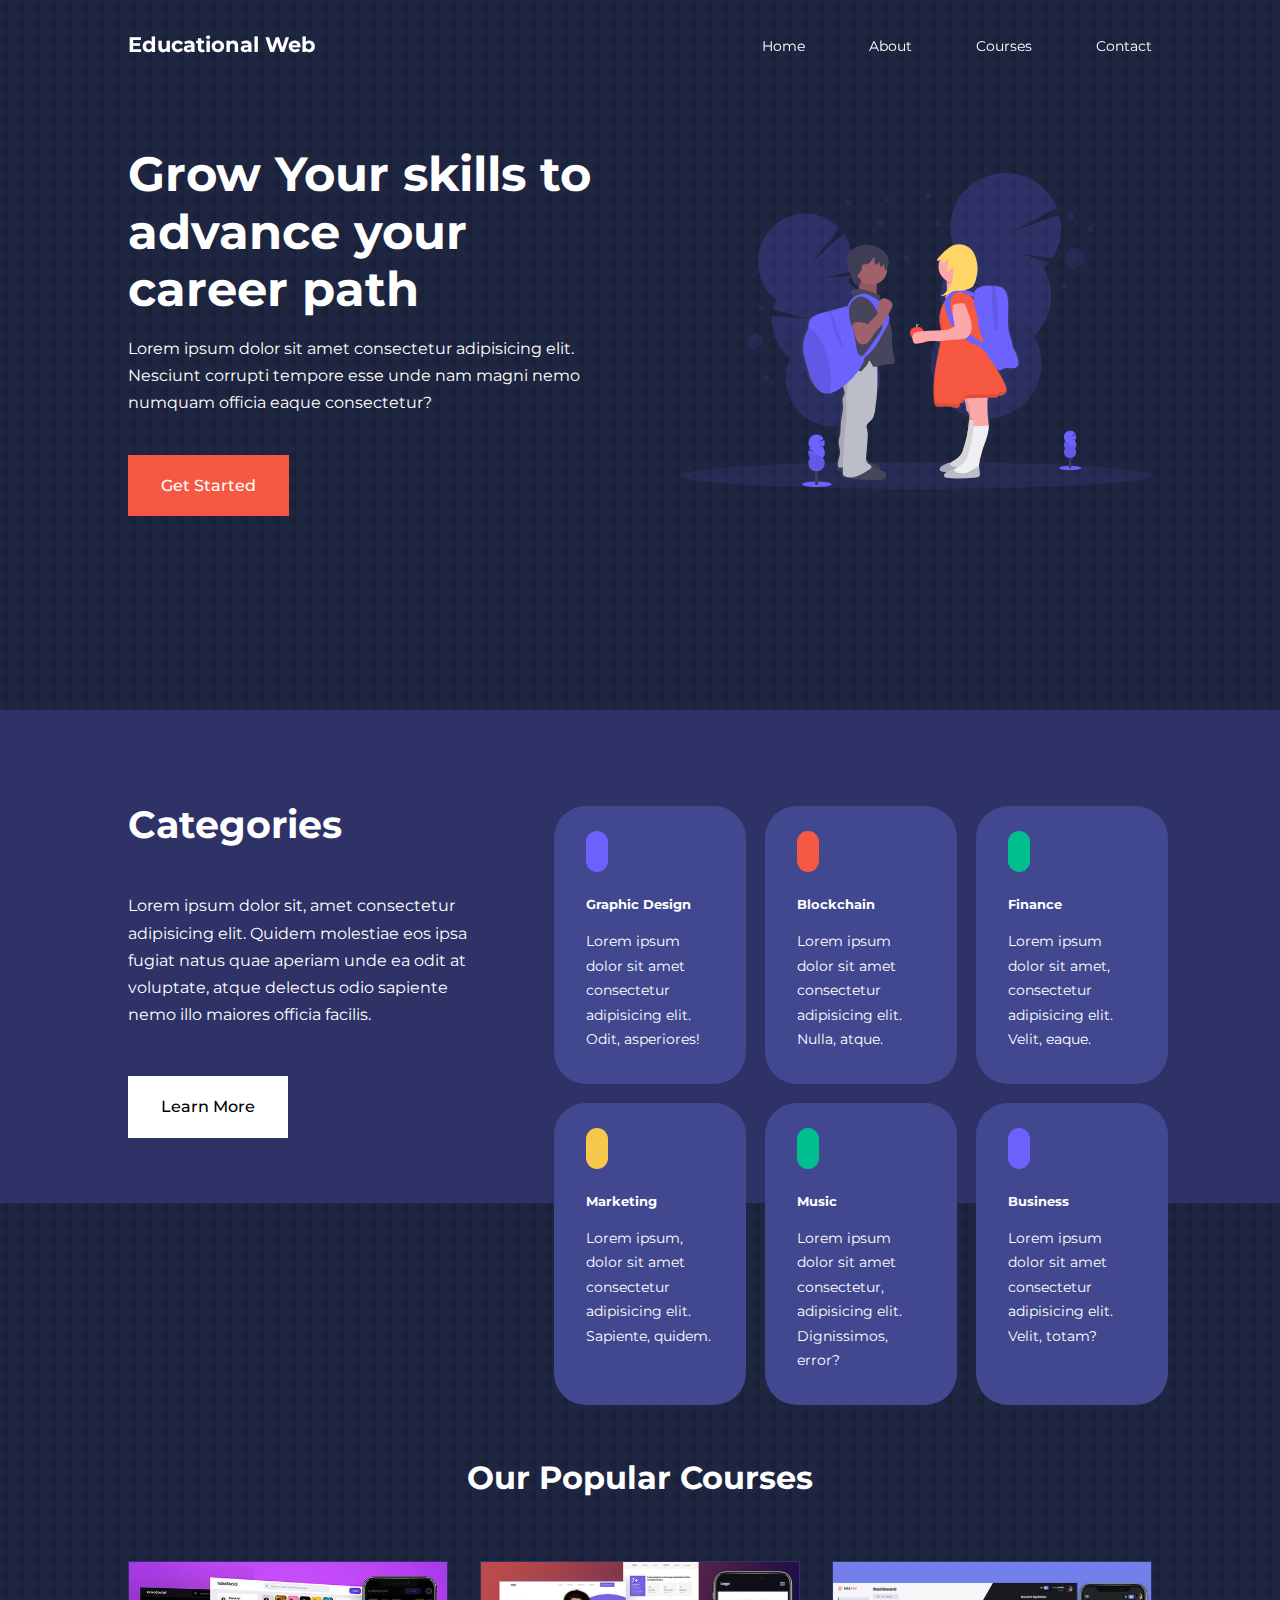
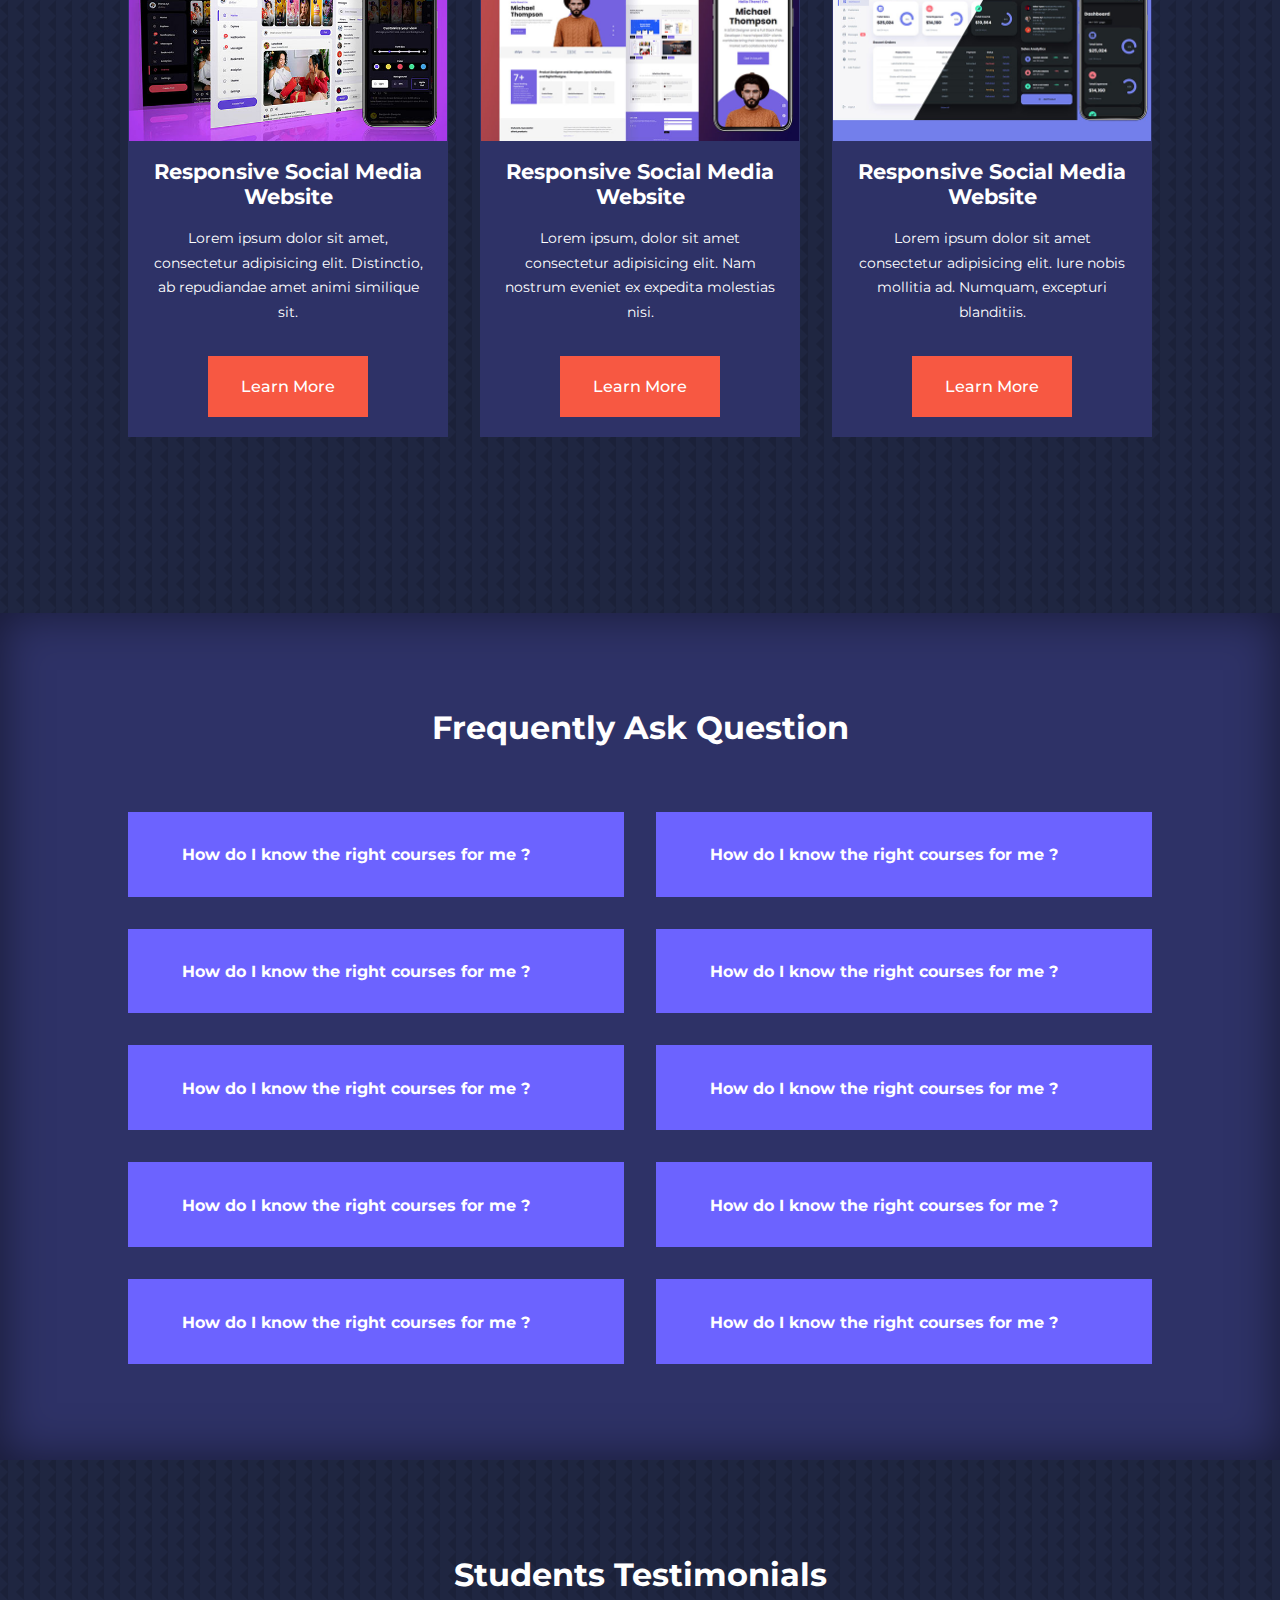
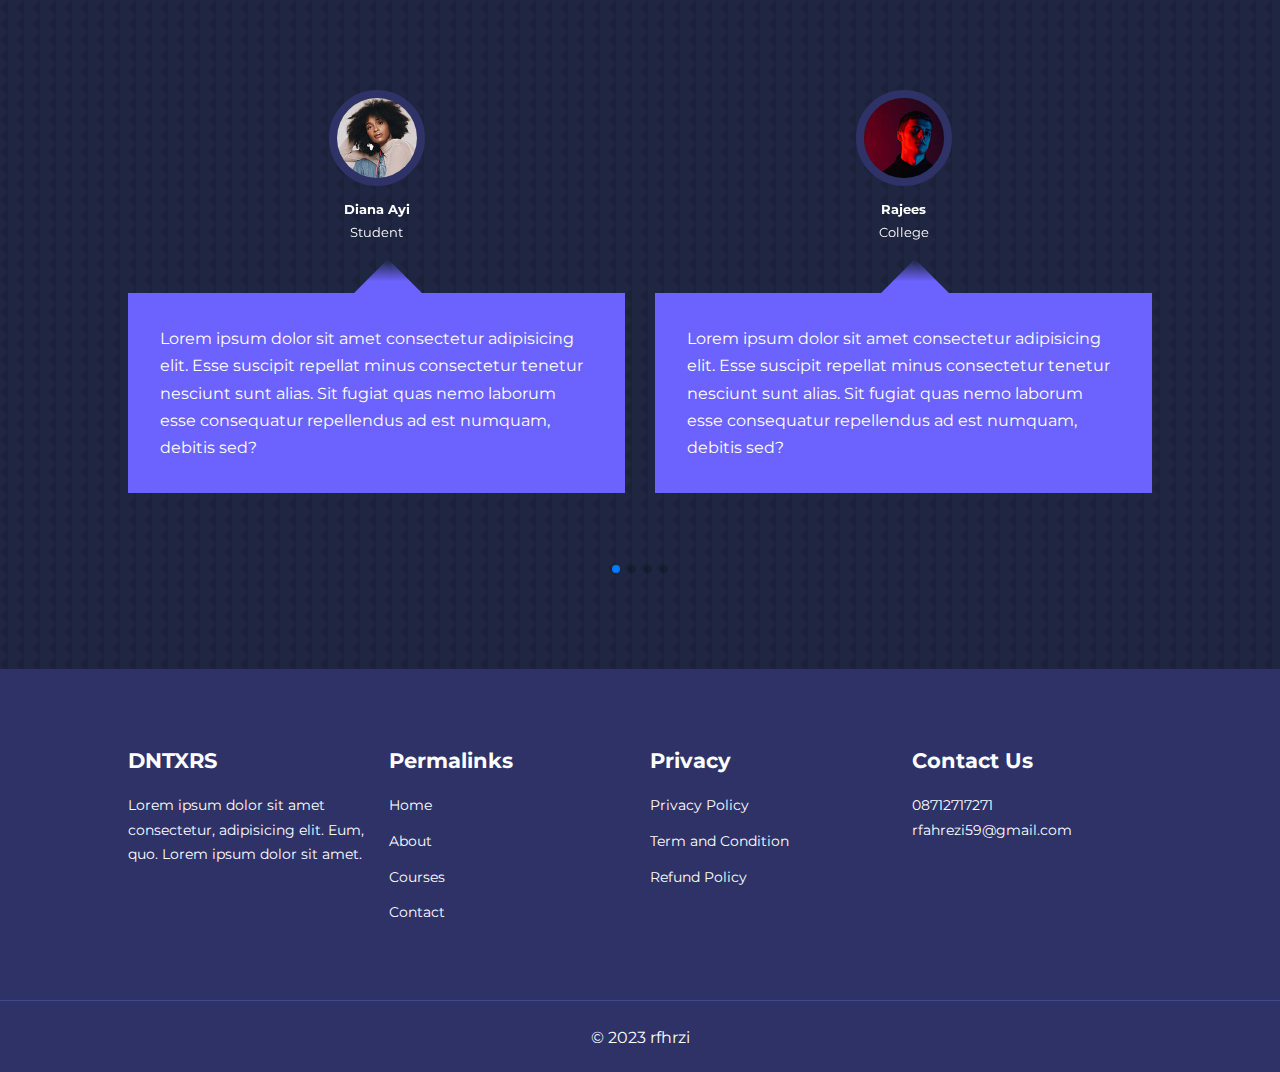
<file: index.html>
<!DOCTYPE html>
<html lang="en">

<head>
    <meta charset="UTF-8">
    <meta http-equiv="X-UA-Compatible" content="IE=edge">
    <meta name="viewport" content="width=device-width, initial-scale=1.0">
    <title>Responsive Multipage Education Website</title>

    <link rel="stylesheet" href="./css/style.css">
    <link rel="stylesheet" href="https://cdnjs.cloudflare.com/ajax/libs/animate.css/4.1.1/animate.min.css" />

    <!-- IconScout  -->
    <link rel="stylesheet" href="https://unicons.iconscout.com/release/v4.0.8/css/line.css">

    <!-- FONT CDN -->
    <link rel="preconnect" href="https://fonts.googleapis.com">
    <link rel="preconnect" href="https://fonts.gstatic.com" crossorigin>
    <link href="https://fonts.googleapis.com/css2?family=Montserrat:wght@300;400;500;600;700;900&display=swap"
        rel="stylesheet">

    <!-- Swiper JS -->
    <link rel="stylesheet" href="https://cdn.jsdelivr.net/npm/swiper@9/swiper-bundle.min.css" />
</head>
    <style>
        body {
            background-image: url(./images/bg-texture.png);
        }
    </style>
<body>
    <nav>
        <div class="container">
            <div class="nav-container">
                <a href="#">
                    <h4>Educational Web</h4>
                </a>
                <ul class="nav-menu">
                    <li><a href="index.html">Home</a></li>
                    <li><a href="about.html">About</a></li>
                    <li><a href="courses.html">Courses</a></li>
                    <li><a href="contact.html">Contact</a></li>
                </ul>
                <button id="open-menu"><i class="uil uil-bars"></i></button>
                <button id="close-menu"><i class="uil uil-multiply"></i></button>

            </div>
        </div>
    </nav>

    <!-- Header Section  -->

    <header>
        <div class="container header-container">
            <div class="header-left">
                <h1>Grow Your skills to advance your career path</h1>

                <p>Lorem ipsum dolor sit amet consectetur adipisicing elit. Nesciunt corrupti tempore esse unde nam
                    magni nemo numquam officia eaque consectetur?</p>

                <a href="courses.html" class="btn btn-primary">Get Started</a>
            </div>

            <div class="header-right">
                <div class="header-right-img">
                    <img src="./images/header.svg" alt="" srcset="">
                </div>


            </div>


        </div>


    </header>

    <section class="categories">
        <div class="container categories-container">
            <div class="categories-left">
                <h1>Categories</h1>
                <p>Lorem ipsum dolor sit, amet consectetur adipisicing elit. Quidem molestiae eos ipsa fugiat natus quae
                    aperiam unde ea odit at voluptate, atque delectus odio sapiente nemo illo maiores officia facilis.
                </p>
                <a href="" class="btn">Learn More</a>
            </div>

            <div class="categories-right">

                <article class="category">
                    <span class="category-icon"><i class="uil uil-palette"></i></i></span>
                    <h5>Graphic Design</h5>
                    <p>Lorem ipsum dolor sit amet consectetur adipisicing elit. Odit, asperiores!</p>

                </article>


                <article class="category">
                    <span class="category-icon"><i class="uil uil-bitcoin-circle"></i></span>
                    <h5>Blockchain</h5>
                    <p>Lorem ipsum dolor sit amet consectetur adipisicing elit. Nulla, atque.</p>

                </article>

                <article class="category">
                    <span class="category-icon"><i class="uil uil-coins"></i></i></span>
                    <h5>Finance</h5>
                    <p>Lorem ipsum dolor sit amet, consectetur adipisicing elit. Velit, eaque.</p>

                </article>

                <article class="category">
                    <span class="category-icon"><i class="uil uil-megaphone"></i></i></span>
                    <h5>Marketing</h5>
                    <p>Lorem ipsum, dolor sit amet consectetur adipisicing elit. Sapiente, quidem.</p>

                </article>

                <article class="category">
                    <span class="category-icon"><i class="uil uil-headphones-alt"></i></span>
                    <h5>Music</h5>
                    <p>Lorem ipsum dolor sit amet consectetur, adipisicing elit. Dignissimos, error?</p>

                </article>

                <article class="category">
                    <span class="category-icon"><i class="uil uil-puzzle-piece"></i></span>
                    <h5>Business</h5>
                    <p>Lorem ipsum dolor sit amet consectetur adipisicing elit. Velit, totam?</p>

                </article>
            </div>
        </div>

    </section>
    <!-- End Categories -->



    <!-- Courses Section -->
    <section class="courses">
        <h2>Our Popular Courses</h2>
        <div class="container courses-container">
            <article class="course">
                <div class="course-image">
                    <img src="./images/course1.jpg" alt="" srcset="">
                </div>
                <div class="course-info">
                    <h4>Responsive Social Media Website</h4>
                    <p>Lorem ipsum dolor sit amet, consectetur adipisicing elit. Distinctio, ab repudiandae amet animi
                        similique sit.</p>
                    <a href="" class="btn btn-primary">Learn More</a>
                </div>
            </article>

            <article class="course">
                <div class="course-image">
                    <img src="./images/course2.jpg" alt="" srcset="">
                </div>
                <div class="course-info">
                    <h4>Responsive Social Media Website</h4>
                    <p>Lorem ipsum, dolor sit amet consectetur adipisicing elit. Nam nostrum eveniet ex expedita
                        molestias nisi.</p>
                    <a href="" class="btn btn-primary">Learn More</a>
                </div>
            </article>

            <article class="course">
                <div class="course-image">
                    <img src="./images/course3.jpg" alt="" srcset="">
                </div>
                <div class="course-info">
                    <h4>Responsive Social Media Website</h4>
                    <p>Lorem ipsum dolor sit amet consectetur adipisicing elit. Iure nobis mollitia ad. Numquam,
                        excepturi blanditiis.</p>
                    <a href="" class="btn btn-primary">Learn More</a>
                </div>
            </article>
        </div>
    </section>
    <!-- Courses end -->


    <!--FAQ -->

    <section class="faqs">
        <h2>Frequently Ask Question</h2>
        <div class="container faqs-container">
            <article class="faq">
                <div class="faq-icon"><i class="uil uil-plus"></i></div>

                <div class="question-answer">
                    <h4>How do I know the right courses for me ?</h4>

                    <p>Lorem ipsum dolor sit, amet consectetur adipisicing elit. Fuga, provident mollitia. Tempora quam
                        rem illum ea magni suscipit ipsa corrupti deserunt, sapiente perspiciatis recusandae, quas in
                        maiores quae reprehenderit cumque?</p>
                </div>
            </article>

            <article class="faq">
                <div class="faq-icon"><i class="uil uil-plus"></i></div>

                <div class="question-answer">
                    <h4>How do I know the right courses for me ?</h4>

                    <p>Lorem ipsum dolor sit, amet consectetur adipisicing elit. Fuga, provident mollitia. Tempora quam
                        rem illum ea magni suscipit ipsa corrupti deserunt, sapiente perspiciatis recusandae, quas in
                        maiores quae reprehenderit cumque?</p>
                </div>
            </article>

            <article class="faq">
                <div class="faq-icon"><i class="uil uil-plus"></i></div>

                <div class="question-answer">
                    <h4>How do I know the right courses for me ?</h4>

                    <p>Lorem ipsum dolor sit, amet consectetur adipisicing elit. Fuga, provident mollitia. Tempora quam
                        rem illum ea magni suscipit ipsa corrupti deserunt, sapiente perspiciatis recusandae, quas in
                        maiores quae reprehenderit cumque?</p>
                </div>
            </article>

            <article class="faq">
                <div class="faq-icon"><i class="uil uil-plus"></i></div>

                <div class="question-answer">
                    <h4>How do I know the right courses for me ?</h4>

                    <p>Lorem ipsum dolor sit, amet consectetur adipisicing elit. Fuga, provident mollitia. Tempora quam
                        rem illum ea magni suscipit ipsa corrupti deserunt, sapiente perspiciatis recusandae, quas in
                        maiores quae reprehenderit cumque?</p>
                </div>
            </article>

            <article class="faq">
                <div class="faq-icon"><i class="uil uil-plus"></i></div>

                <div class="question-answer">
                    <h4>How do I know the right courses for me ?</h4>

                    <p>Lorem ipsum dolor sit, amet consectetur adipisicing elit. Fuga, provident mollitia. Tempora quam
                        rem illum ea magni suscipit ipsa corrupti deserunt, sapiente perspiciatis recusandae, quas in
                        maiores quae reprehenderit cumque?</p>
                </div>
            </article>

            <article class="faq">
                <div class="faq-icon"><i class="uil uil-plus"></i></div>

                <div class="question-answer">
                    <h4>How do I know the right courses for me ?</h4>

                    <p>Lorem ipsum dolor sit, amet consectetur adipisicing elit. Fuga, provident mollitia. Tempora quam
                        rem illum ea magni suscipit ipsa corrupti deserunt, sapiente perspiciatis recusandae, quas in
                        maiores quae reprehenderit cumque?</p>
                </div>
            </article>

            <article class="faq">
                <div class="faq-icon"><i class="uil uil-plus"></i></div>

                <div class="question-answer">
                    <h4>How do I know the right courses for me ?</h4>

                    <p>Lorem ipsum dolor sit, amet consectetur adipisicing elit. Fuga, provident mollitia. Tempora quam
                        rem illum ea magni suscipit ipsa corrupti deserunt, sapiente perspiciatis recusandae, quas in
                        maiores quae reprehenderit cumque?</p>
                </div>
            </article>

            <article class="faq">
                <div class="faq-icon"><i class="uil uil-plus"></i></div>

                <div class="question-answer">
                    <h4>How do I know the right courses for me ?</h4>

                    <p>Lorem ipsum dolor sit, amet consectetur adipisicing elit. Fuga, provident mollitia. Tempora quam
                        rem illum ea magni suscipit ipsa corrupti deserunt, sapiente perspiciatis recusandae, quas in
                        maiores quae reprehenderit cumque?</p>
                </div>
            </article>

            <article class="faq">
                <div class="faq-icon"><i class="uil uil-plus"></i></div>

                <div class="question-answer">
                    <h4>How do I know the right courses for me ?</h4>

                    <p>Lorem ipsum dolor sit, amet consectetur adipisicing elit. Fuga, provident mollitia. Tempora quam
                        rem illum ea magni suscipit ipsa corrupti deserunt, sapiente perspiciatis recusandae, quas in
                        maiores quae reprehenderit cumque?</p>
                </div>
            </article>

            <article class="faq">
                <div class="faq-icon"><i class="uil uil-plus"></i></div>

                <div class="question-answer">
                    <h4>How do I know the right courses for me ?</h4>

                    <p>Lorem ipsum dolor sit, amet consectetur adipisicing elit. Fuga, provident mollitia. Tempora quam
                        rem illum ea magni suscipit ipsa corrupti deserunt, sapiente perspiciatis recusandae, quas in
                        maiores quae reprehenderit cumque?</p>
                </div>
            </article>


        </div>
    </section>
    <!-- END OF FAQ SECTION -->

    <!-- Testimonial  Section  -->

    <section class="container testimonial-container mySwiper ">
        <h2>Students Testimonials</h2>
        <div class="swiper-wrapper">
            <article class="testimonial swiper-slide">
                <div class="avatar">
                    <img src="./images/avatar1.jpg" alt="" srcset="">
                </div>
                <div class="testimonial-info">
                    <h5>Diana Ayi</h5>
                    <small>Student</small>
                </div>

                <div class="testimonial-body">
                    <p>
                        Lorem ipsum dolor sit amet consectetur adipisicing elit. Esse suscipit repellat minus
                        consectetur tenetur nesciunt sunt alias. Sit fugiat quas nemo laborum esse consequatur
                        repellendus ad est numquam, debitis sed?
                    </p>
                </div>
            </article>

            <article class="testimonial swiper-slide">
                <div class="avatar">
                    <img src="./images/avatar2.jpg" alt="" srcset="">
                </div>
                <div class="testimonial-info">
                    <h5>Rajees</h5>
                    <small>College</small>
                </div>

                <div class="testimonial-body">
                    <p>
                        Lorem ipsum dolor sit amet consectetur adipisicing elit. Esse suscipit repellat minus
                        consectetur tenetur nesciunt sunt alias. Sit fugiat quas nemo laborum esse consequatur
                        repellendus ad est numquam, debitis sed?
                    </p>
                </div>
            </article>

            <article class="testimonial swiper-slide">
                <div class="avatar">
                    <img src="./images/avatar3.jpg" alt="" srcset="">
                </div>
                <div class="testimonial-info">
                    <h5>Habibi bahari</h5>
                    <small>Office Worker</small>
                </div>

                <div class="testimonial-body">
                    <p>
                        Lorem ipsum dolor sit amet consectetur adipisicing elit. Esse suscipit repellat minus
                        consectetur tenetur nesciunt sunt alias. Sit fugiat quas nemo laborum esse consequatur
                        repellendus ad est numquam, debitis sed?
                    </p>
                </div>
            </article>

            <article class="testimonial swiper-slide">
                <div class="avatar">
                    <img src="./images/avatar4.jpg" alt="" srcset="">
                </div>
                <div class="testimonial-info">
                    <h5>Aris </h5>
                    <small>Bussines owner</small>
                </div>

                <div class="testimonial-body">
                    <p>
                        Lorem ipsum dolor sit amet consectetur adipisicing elit. Esse suscipit repellat minus
                        consectetur tenetur nesciunt sunt alias. Sit fugiat quas nemo laborum esse consequatur
                        repellendus ad est numquam, debitis sed?
                    </p>
                </div>
            </article>

            <article class="testimonial swiper-slide">
                <div class="avatar">
                    <img src="./images/avatar5.jpg" alt="" srcset="">
                </div>
                <div class="testimonial-info">
                    <h5>Gwen Stacy</h5>
                    <small>Reporter</small>
                </div>

                <div class="testimonial-body">
                    <p>
                        Lorem ipsum dolor sit amet consectetur adipisicing elit. Esse suscipit repellat minus
                        consectetur tenetur nesciunt sunt alias. Sit fugiat quas nemo laborum esse consequatur
                        repellendus ad est numquam, debitis sed?
                    </p>
                </div>
            </article>


        </div>
        <div class="swiper-pagination"></div>
    </section>


    <!-- Footer Section -->

    <footer class="footer">
        <div class="container footer-container">

            <div class="footer-1">
                <a href="index.html" class="footer-logo">
                    <h4>DNTXRS</h4>
                </a>
                <p>Lorem ipsum dolor sit amet consectetur, adipisicing elit. Eum, quo. Lorem ipsum dolor sit amet.</p>
            </div>

            <div class="footer-2">
                <h4>Permalinks</h4>
                <ul class="permalinks">
                    <li><a href="index.html">Home</a></li>
                    <li><a href="about.html">About</a></li>
                    <li><a href="courses.html">Courses</a></li>
                    <li><a href="contact.html">Contact</a></li>
                </ul>
            </div>

            <div class="footer-3">
                <h4>Privacy</h4>
                <ul class="privacy">
                    <li><a href="#">Privacy Policy</a></li>
                    <li><a href="#">Term and Condition</a></li>
                    <li><a href="#">Refund Policy</a></li>
                </ul>
            </div>

            <div class="footer-4">
                <h4>Contact Us</h4>
                <div>
                    <p>08712717271</p>
                    <p>rfahrezi59@gmail.com</p>
                </div>

                <div class="footer-social">
                    <ul>
                        <li><a href=""><i class="uil uil-facebook-f"></i></a></li>
                        <li><a href=""><i class="uil uil-instagram-alt"></i></a></li>
                        <li><a href=""><i class="uil uil-twitter"></i></a></li>
                        <li><a href=""><i class="uil uil-linkedin-alt"></i></a></li>
                    </ul>
                </div>

            </div>


        </div>
        <div class="footer-bottom">
            <small>&copy; 2023 rfhrzi</small>
        </div>
    </footer>

    <!-- Swiper JS -->
    <script src="https://cdn.jsdelivr.net/npm/swiper@9/swiper-bundle.min.js"></script>

    <script src="main.js"></script>

    <script>
        var swiper = new Swiper(".mySwiper", {
            slidesPerView: 1,
            spaceBetween: 30,
            pagination: {
                el: ".swiper-pagination",
                clickable: true,
            },
            // When display >= 600 

            breakpoints: {
                768: {
                    slidesPerView: 2
                }
            }
        });
    </script>
</body>

</html>
</file>
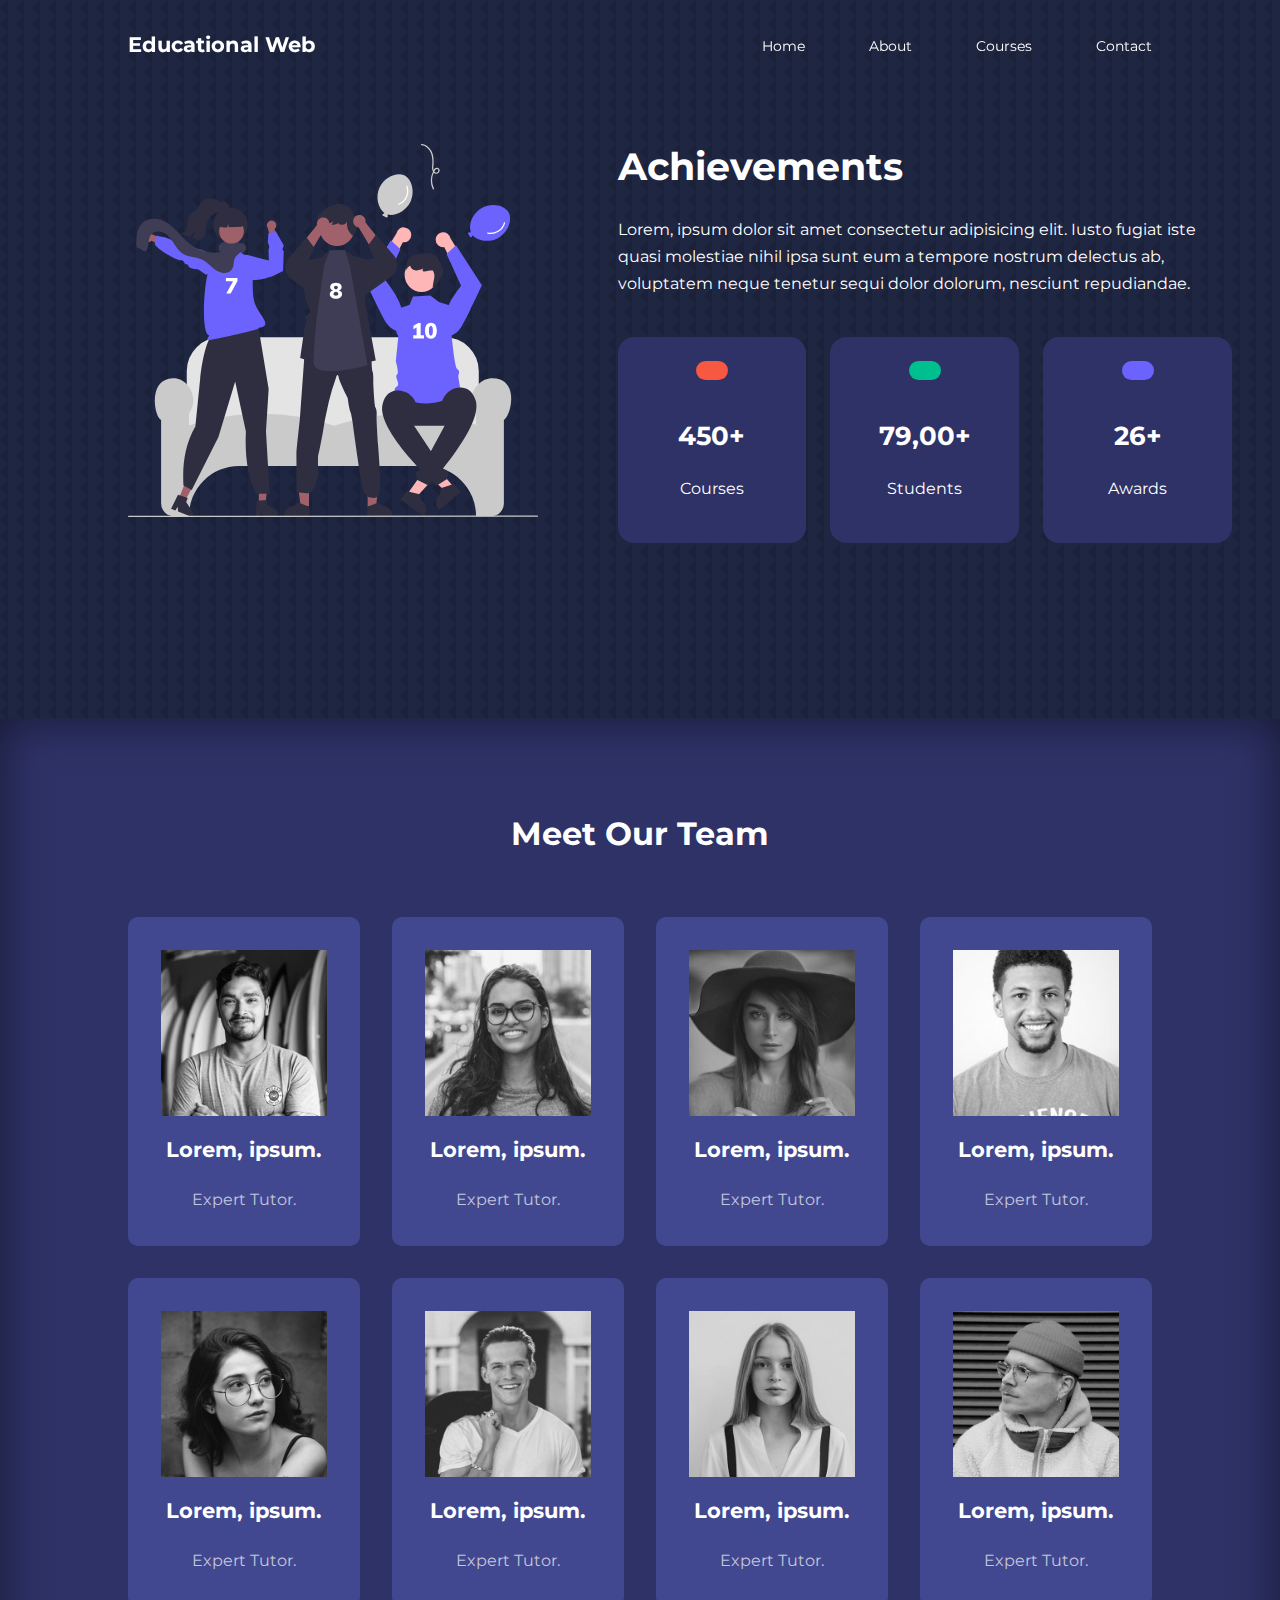
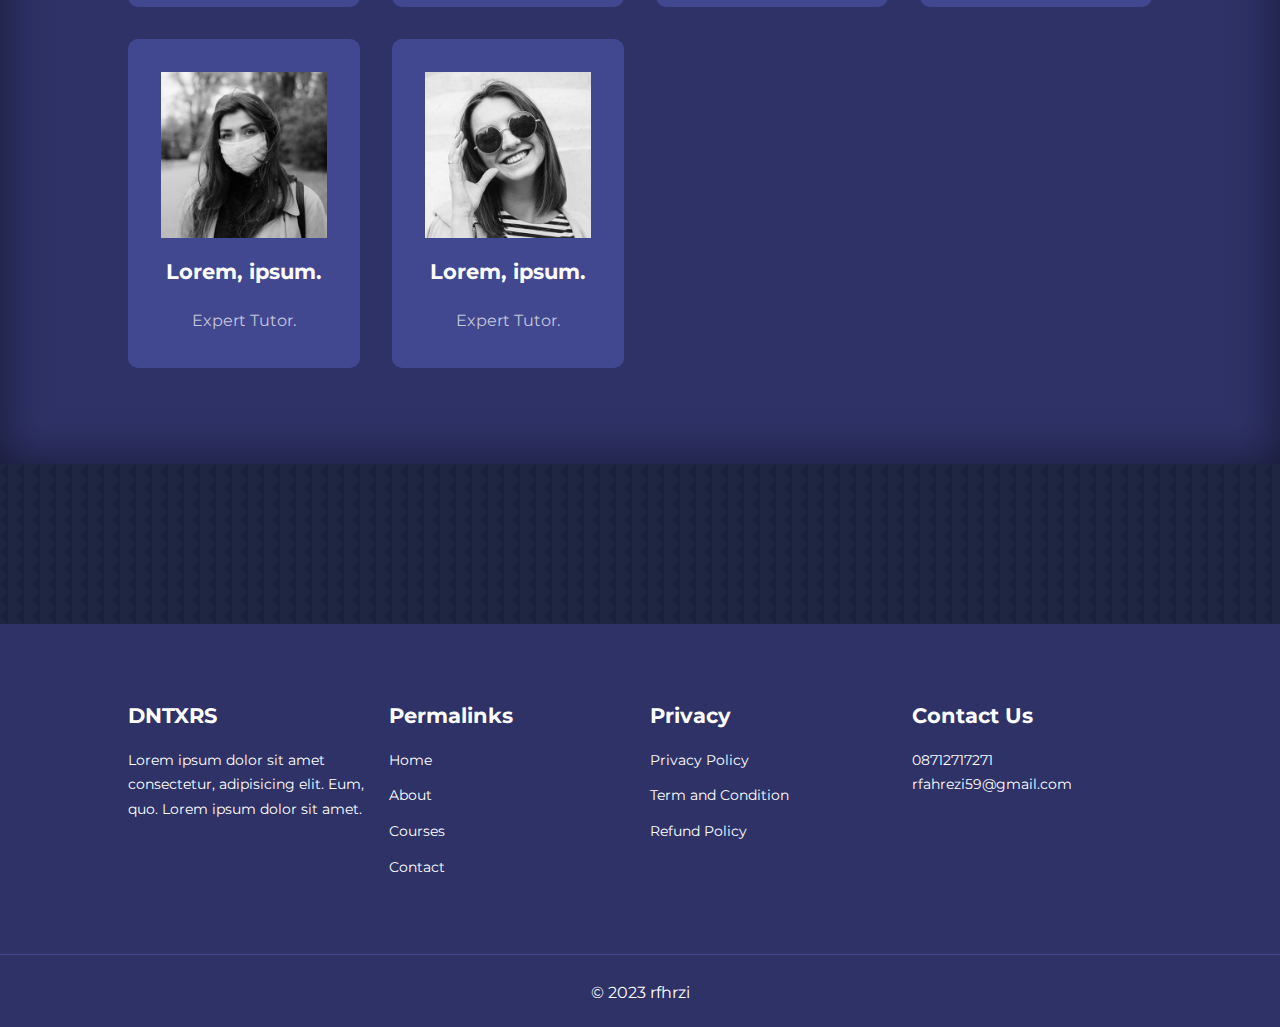
<file: about.html>
<!DOCTYPE html>
<html lang="en">

<head>
    <meta charset="UTF-8">
    <meta http-equiv="X-UA-Compatible" content="IE=edge">
    <meta name="viewport" content="width=device-width, initial-scale=1.0">
    <title>Responsive Multipage Education Website</title>

    <!-- CSS -->

     
    <link rel="stylesheet" href="./css/style.css">
    <link rel="stylesheet" href="./css/about.css">
    <!-- IconScout  -->
    <link rel="stylesheet" href="https://unicons.iconscout.com/release/v4.0.8/css/line.css">

    <!-- FONT CDN -->
    <link rel="preconnect" href="https://fonts.googleapis.com">
    <link rel="preconnect" href="https://fonts.gstatic.com" crossorigin>
    <link href="https://fonts.googleapis.com/css2?family=Montserrat:wght@300;400;500;600;700;900&display=swap"
        rel="stylesheet">

    <!-- Swiper JS -->
    <link rel="stylesheet" href="https://cdn.jsdelivr.net/npm/swiper@9/swiper-bundle.min.css" />
</head>
<style>
    body {
        background-image: url(./images/bg-texture.png);
    }
</style>
<body>
    <nav>
        <div class="container">
            <div class="nav-container">
                <a href="#">
                    <h4>Educational Web</h4>
                </a>
                <ul class="nav-menu">
                    <li><a href="index.html">Home</a></li>
                    <li><a href="about.html">About</a></li>
                    <li><a href="courses.html">Courses</a></li>
                    <li><a href="contact.html">Contact</a></li>
                </ul>
                <button id="open-menu"><i class="uil uil-bars"></i></button>
                <button id="close-menu"><i class="uil uil-multiply"></i></button>

            </div>
        </div>
    </nav>
    <!-- END OF NAVBAR  -->

    <section class="about-achievements">
        <div class="container about-container">
            <div class="about-left">
                <img src="./images/about achievements.svg" alt="" srcset="">
            </div>
            <div class="about-right">
                <h1>Achievements</h1>
                <p> Lorem, ipsum dolor sit amet consectetur adipisicing elit. Iusto fugiat iste quasi molestiae nihil ipsa sunt eum a tempore nostrum delectus ab, voluptatem neque tenetur sequi dolor dolorum, nesciunt repudiandae.</p>
                 
                <div class="achievement-card">
                    <article class="achievement-card-2">
                    <span class="achievement-icon">
                        <i class="uil uil-video"></i>
                    </span>
                        <h3>450+</h3>
                        <p>Courses</p>
                    
                 </article>
                 

                 
                    <article class="achievement-card-2">
                    <span class="achievement-icon">
                        <i class="uil uil-user"></i>
                    </span>
                        <h3>79,00+</h3>
                        <p>Students</p>
                     </article>
                 
                 
                    <article class="achievement-card-2">
                    <span class="achievement-icon">
                        <i class="uil uil-award"></i>
                    </span>
                        <h3>26+</h3>
                        <p>Awards</p>
                    
                </article>
                 
                    </div>

             </div>
        </div>
    </section>


<!-- END ACHIEVE -->

<!-- MOT SECTION  -->
<section class="team">
    <h2>Meet Our Team</h2>
    <div class="container team-container">
        <article class="team-member">
            <div class="team-member-image">
                <img src="./images/tm1.jpg" alt="" srcset="">
            </div>
            <div class="team-info">
                <h4>Lorem, ipsum.</h4>
                <p>Expert Tutor.</p>
            </div>
            <div class="team-social">
                <a href="#" target="_blank"><i class="uil uil-instagram "></i></a>
                <a href="#" target="_blank"><i class="uil uil-twitter-alt"></i></a>
                <a href="#" target="_blank"><i class="uil uil-linkedin-alt"></i></a>
            </div>

        </article>
        <article class="team-member">
            <div class="team-member-image">
                <img src="./images/tm2.jpg" alt="" srcset="">
            </div>
            <div class="team-info">
                <h4>Lorem, ipsum.</h4>
                <p>Expert Tutor.</p>
            </div>
            <div class="team-social">
                <a href="#" target="_blank"><i class="uil uil-instagram"></i></a>
                <a href="#" target="_blank"><i class="uil uil-twitter-alt"></i></a>
                <a href="#" target="_blank"><i class="uil uil-linkedin-alt"></i></a>
            </div>

        </article>
        <article class="team-member">
            <div class="team-member-image">
                <img src="./images/tm3.jpg" alt="" srcset="">
            </div>
            <div class="team-info">
                <h4>Lorem, ipsum.</h4>
                <p>Expert Tutor.</p>
            </div>
            <div class="team-social">
                <a href="#" target="_blank"><i class="uil uil-instagram "></i></a>
                <a href="#" target="_blank"><i class="uil uil-twitter-alt "></i></a>
                <a href="#" target="_blank"><i class="uil uil-linkedin-alt"></i></a>
            </div>

        </article>
        <article class="team-member">
            <div class="team-member-image">
                <img src="./images/tm4.jpg" alt="" srcset="">
            </div>
            <div class="team-info">
                <h4>Lorem, ipsum.</h4>
                <p>Expert Tutor.</p>
            </div>
            <div class="team-social">
                <a href="#" target="_blank"><i class="uil uil-instagram"></i></a>
                <a href="#" target="_blank"><i class="uil uil-twitter-alt"></i></a>
                <a href="#" target="_blank"><i class="uil uil-linkedin-alt"></i></a>
            </div>

        </article>
        <article class="team-member">
            <div class="team-member-image">
                <img src="./images/tm5.jpg" alt="" srcset="">
            </div>
            <div class="team-info">
                <h4>Lorem, ipsum.</h4>
                <p>Expert Tutor.</p>
            </div>
            <div class="team-social">
                <a href="#" target="_blank"><i class="uil uil-instagram"></i></a>
                <a href="#" target="_blank"><i class="uil uil-twitter-alt"></i></a>
                <a href="#" target="_blank"><i class="uil uil-linkedin-alt"></i></a>
            </div>

        </article>
        <article class="team-member">
            <div class="team-member-image">
                <img src="./images/tm6.jpg" alt="" srcset="">
            </div>
            <div class="team-info">
                <h4>Lorem, ipsum.</h4>
                <p>Expert Tutor.</p>
            </div>
            <div class="team-social">
                <a href="#" target="_blank"><i class="uil uil-instagram"></i></a>
                <a href="#" target="_blank"><i class="uil uil-twitter-alt"></i></a>
                <a href="#" target="_blank"><i class="uil uil-linkedin-alt"></i></a>
            </div>

        </article>
        <article class="team-member">
            <div class="team-member-image">
                <img src="./images/tm7.jpg" alt="" srcset="">
            </div>
            <div class="team-info">
                <h4>Lorem, ipsum.</h4>
                <p>Expert Tutor.</p>
            </div>
            <div class="team-social">
                <a href="#" target="_blank"><i class="uil uil-instagram"></i></a>
                <a href="#" target="_blank"><i class="uil uil-twitter-alt"></i></a>
                <a href="#" target="_blank"><i class="uil uil-linkedin-alt"></i></a>
            </div>

        </article>
        <article class="team-member">
            <div class="team-member-image">
                <img src="./images/tm8.jpg" alt="" srcset="">
            </div>
            <div class="team-info">
                <h4>Lorem, ipsum.</h4>
                <p>Expert Tutor.</p>
            </div>
            <div class="team-social">
                <a href="#" target="_blank"><i class="uil uil-instagram"></i></a>
                <a href="#" target="_blank"><i class="uil uil-twitter-alt"></i></a>
                <a href="#" target="_blank"><i class="uil uil-linkedin-alt"></i></a>
            </div>

        </article>
        <article class="team-member">
            <div class="team-member-image">
                <img src="./images/tm9.jpg" alt="" srcset="">
            </div>
            <div class="team-info">
                <h4>Lorem, ipsum.</h4>
                <p>Expert Tutor.</p>
            </div>
            <div class="team-social">
                <a href="#" target="_blank"><i class="uil uil-instagram"></i></a>
                <a href="#" target="_blank"><i class="uil uil-twitter-alt"></i></a>
                <a href="#" target="_blank"><i class="uil uil-linkedin-alt"></i></a>
            </div>

        </article>
        <article class="team-member">
            <div class="team-member-image">
                <img src="./images/tm10.jpg" alt="" srcset="">
            </div>
            <div class="team-info">
                <h4>Lorem, ipsum.</h4>
                <p>Expert Tutor.</p>
            </div>
            <div class="team-social">
                <a href="#" target="_blank"><i class="uil uil-instagram"></i></a>
                <a href="#" target="_blank"><i class="uil uil-twitter-alt"></i></a>
                <a href="#" target="_blank"><i class="uil uil-linkedin-alt"></i></a>
            </div>

        </article>
    </div>
</section>

<!-- MOT END -->
    <footer class="footer">
        <div class="container footer-container">

            <div class="footer-1">
                <a href="index.html" class="footer-logo">
                    <h4>DNTXRS</h4>
                </a>
                <p>Lorem ipsum dolor sit amet consectetur, adipisicing elit. Eum, quo. Lorem ipsum dolor sit amet.</p>
            </div>

            <div class="footer-2">
                <h4>Permalinks</h4>
                <ul class="permalinks">
                    <li><a href="index.html">Home</a></li>
                    <li><a href="about.html">About</a></li>
                    <li><a href="courses.html">Courses</a></li>
                    <li><a href="contact.html">Contact</a></li>
                </ul>
            </div>

            <div class="footer-3">
                <h4>Privacy</h4>
                <ul class="privacy">
                    <li><a href="#">Privacy Policy</a></li>
                    <li><a href="#">Term and Condition</a></li>
                    <li><a href="#">Refund Policy</a></li>
                </ul>
            </div>

            <div class="footer-4">
                <h4>Contact Us</h4>
                <div>
                    <p>08712717271</p>
                    <p>rfahrezi59@gmail.com</p>
                </div>

                <div class="footer-social">
                    <ul>
                        <li><a href=""><i class="uil uil-facebook-f"></i></a></li>
                        <li><a href=""><i class="uil uil-instagram-alt"></i></a></li>
                        <li><a href=""><i class="uil uil-twitter"></i></a></li>
                        <li><a href=""><i class="uil uil-linkedin-alt"></i></a></li>
                    </ul>
                </div>

            </div>


        </div>
        <div class="footer-bottom">
            <small>&copy; 2023 rfhrzi</small>
        </div>
    </footer>

    <!-- Swiper JS -->
    <script src="https://cdn.jsdelivr.net/npm/swiper@9/swiper-bundle.min.js"></script>

    <script src="main.js"></script>


</body>

</html>
</file>
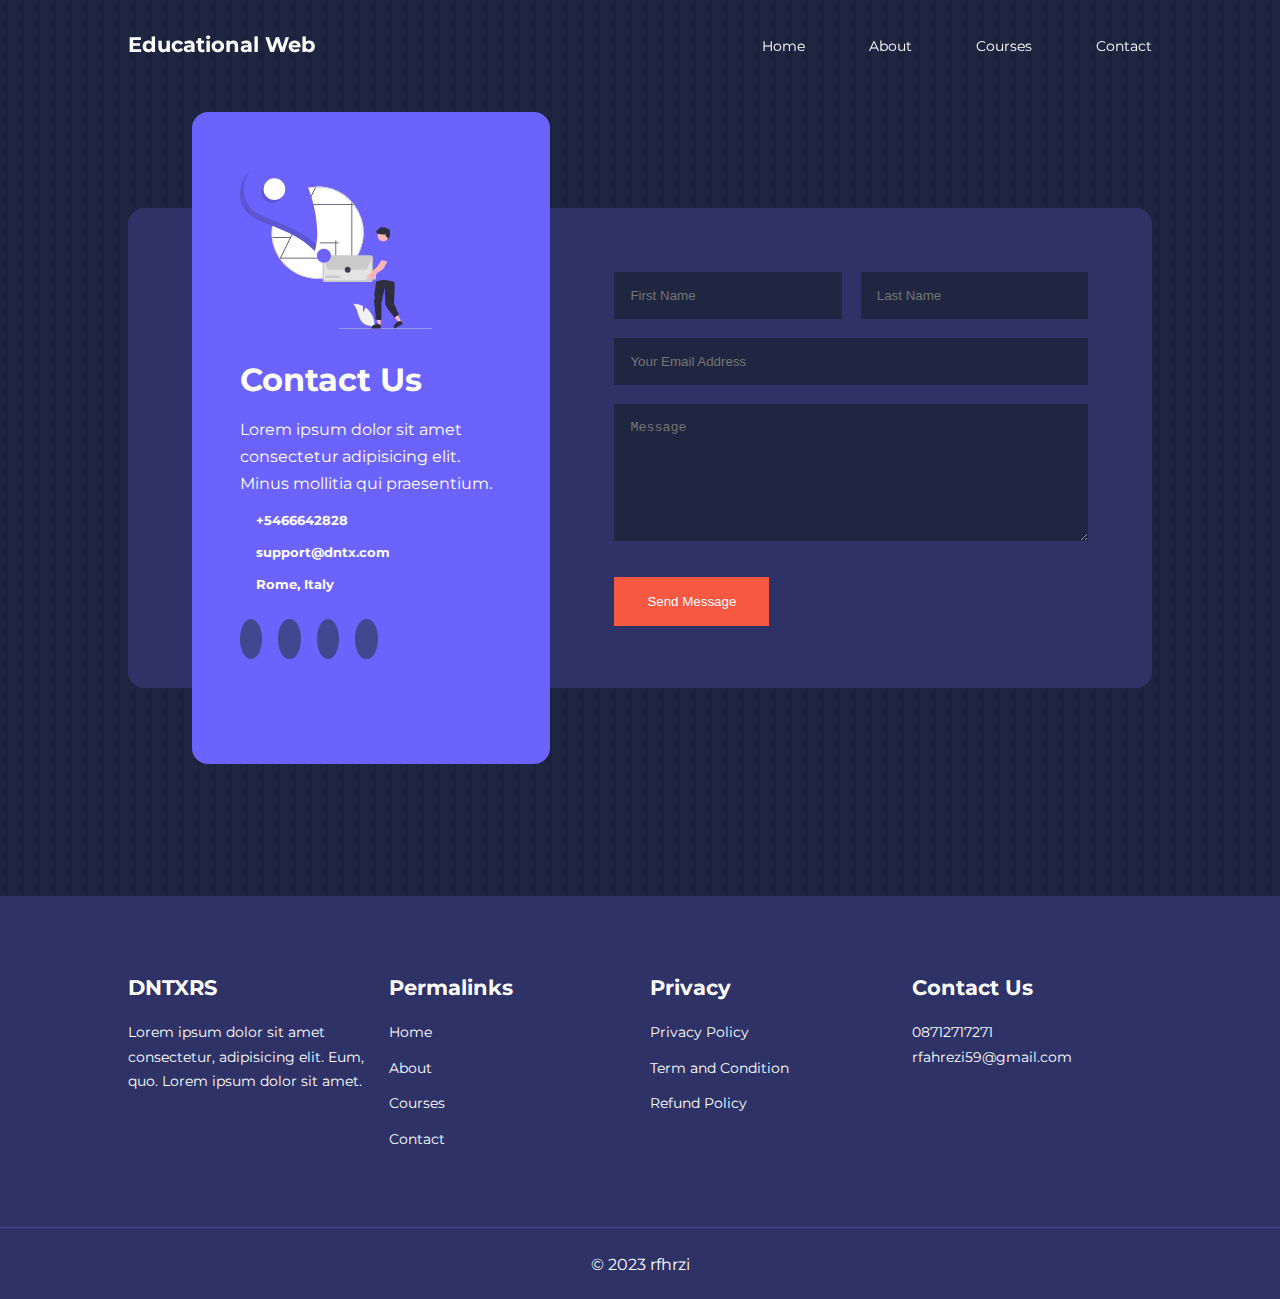
<file: contact.html>
<!DOCTYPE html>
<html lang="en">

<head>
    <meta charset="UTF-8">
    <meta http-equiv="X-UA-Compatible" content="IE=edge">
    <meta name="viewport" content="width=device-width, initial-scale=1.0">
    <title>Responsive Multipage Education Website</title>

    <link rel="stylesheet" href="./css/style.css">
    <link rel="stylesheet" href="./css/contact.css">
    <link rel="stylesheet" href="https://cdnjs.cloudflare.com/ajax/libs/animate.css/4.1.1/animate.min.css" />

    <!-- IconScout  -->
    <link rel="stylesheet" href="https://unicons.iconscout.com/release/v4.0.8/css/line.css">

    <!-- FONT CDN -->
    <link rel="preconnect" href="https://fonts.googleapis.com">
    <link rel="preconnect" href="https://fonts.gstatic.com" crossorigin>
    <link href="https://fonts.googleapis.com/css2?family=Montserrat:wght@300;400;500;600;700;900&display=swap"
        rel="stylesheet">

    <!-- Swiper JS -->
    <link rel="stylesheet" href="https://cdn.jsdelivr.net/npm/swiper@9/swiper-bundle.min.css" />
</head>
<style>
    .courses {
        margin-top: 3rem;
    }

     
        body {
            background-image: url(./images/bg-texture.png);
        }
     
</style>

<body>
    <nav>
        <div class="container">
            <div class="nav-container">
                <a href="#">
                    <h4>Educational Web</h4>
                </a>
                <ul class="nav-menu">
                    <li><a href="index.html">Home</a></li>
                    <li><a href="about.html">About</a></li>
                    <li><a href="courses.html">Courses</a></li>
                    <li><a href="contact.html">Contact</a></li>
                </ul>
                <button id="open-menu"><i class="uil uil-bars"></i></button>
                <button id="close-menu"><i class="uil uil-multiply"></i></button>

            </div>
        </div>
    </nav>

    <section class="contact">
        <div class="container contact-container">
            <aside class="contact-aside">
            <div class="aside-image">
                <img src="./images/contact.svg" alt="" srcset="">

            </div>
            <h2>Contact Us</h2>
            <p>Lorem ipsum dolor sit amet consectetur adipisicing elit. Minus mollitia qui praesentium.</p>

            <ul class="contact-info">
                <li>
                    <i class="uil uil-phone-times">
                        
                    </i>
                    <h5>+5466642828</h5>
                </li>
                <li>
                    <i class="uil uil-location-point">
                        
                    </i>
                    <h5>support@dntx.com</h5>
                </li>
                <li>
                    <i class="uil uil-envelope">
                        
                    </i>
                    <h5>Rome, Italy</h5>
                </li>
            </ul>

            <ul class="contact-socials">
                <li><a href=""><i class="uil uil-facebook-f"></i></a></li>
                <li><a href=""><i class="uil uil-instagram-alt"></i></a></li>
                <li><a href=""><i class="uil uil-twitter"></i></a></li>
                <li><a href=""><i class="uil uil-linkedin-alt"></i></a></li>
                
            </ul>
              
            </aside>

            <form action="https://formspree.io/f/xnqywbrk" method="POST" class="contact-form">
                <div class="form-name">
                    <input type="text" name="First Name" placeholder="First Name" required>
                    <input type="text" name="Last Name" placeholder="Last Name" required>
                </div>
                <input type="email" name="Email Address" placeholder="Your Email Address" required >
                <textarea name="Message" id=""  rows="7" placeholder="Message"></textarea>

                <button type="submit" class="btn btn-primary"> Send Message</button>

            </form>
            
        </div>
    </section>

    <footer class="footer">
        <div class="container footer-container">

            <div class="footer-1">
                <a href="index.html" class="footer-logo">
                    <h4>DNTXRS</h4>
                </a>
                <p>Lorem ipsum dolor sit amet consectetur, adipisicing elit. Eum, quo. Lorem ipsum dolor sit amet.</p>
            </div>

            <div class="footer-2">
                <h4>Permalinks</h4>
                <ul class="permalinks">
                    <li><a href="index.html">Home</a></li>
                    <li><a href="about.html">About</a></li>
                    <li><a href="courses.html">Courses</a></li>
                    <li><a href="contact.html">Contact</a></li>
                </ul>
            </div>

            <div class="footer-3">
                <h4>Privacy</h4>
                <ul class="privacy">
                    <li><a href="#">Privacy Policy</a></li>
                    <li><a href="#">Term and Condition</a></li>
                    <li><a href="#">Refund Policy</a></li>
                </ul>
            </div>

            <div class="footer-4">
                <h4>Contact Us</h4>
                <div>
                    <p>08712717271</p>
                    <p>rfahrezi59@gmail.com</p>
                </div>

                <div class="footer-social">
                    <ul>
                        <li><a href=""><i class="uil uil-facebook-f"></i></a></li>
                        <li><a href=""><i class="uil uil-instagram-alt"></i></a></li>
                        <li><a href=""><i class="uil uil-twitter"></i></a></li>
                        <li><a href=""><i class="uil uil-linkedin-alt"></i></a></li>
                    </ul>
                </div>

            </div>


        </div>
        <div class="footer-bottom">
            <small>&copy; 2023 rfhrzi</small>
        </div>
    </footer>

    <script src="https://cdn.jsdelivr.net/npm/swiper@9/swiper-bundle.min.js"></script>
    <script src="main.js"></script>
</body>
</file>
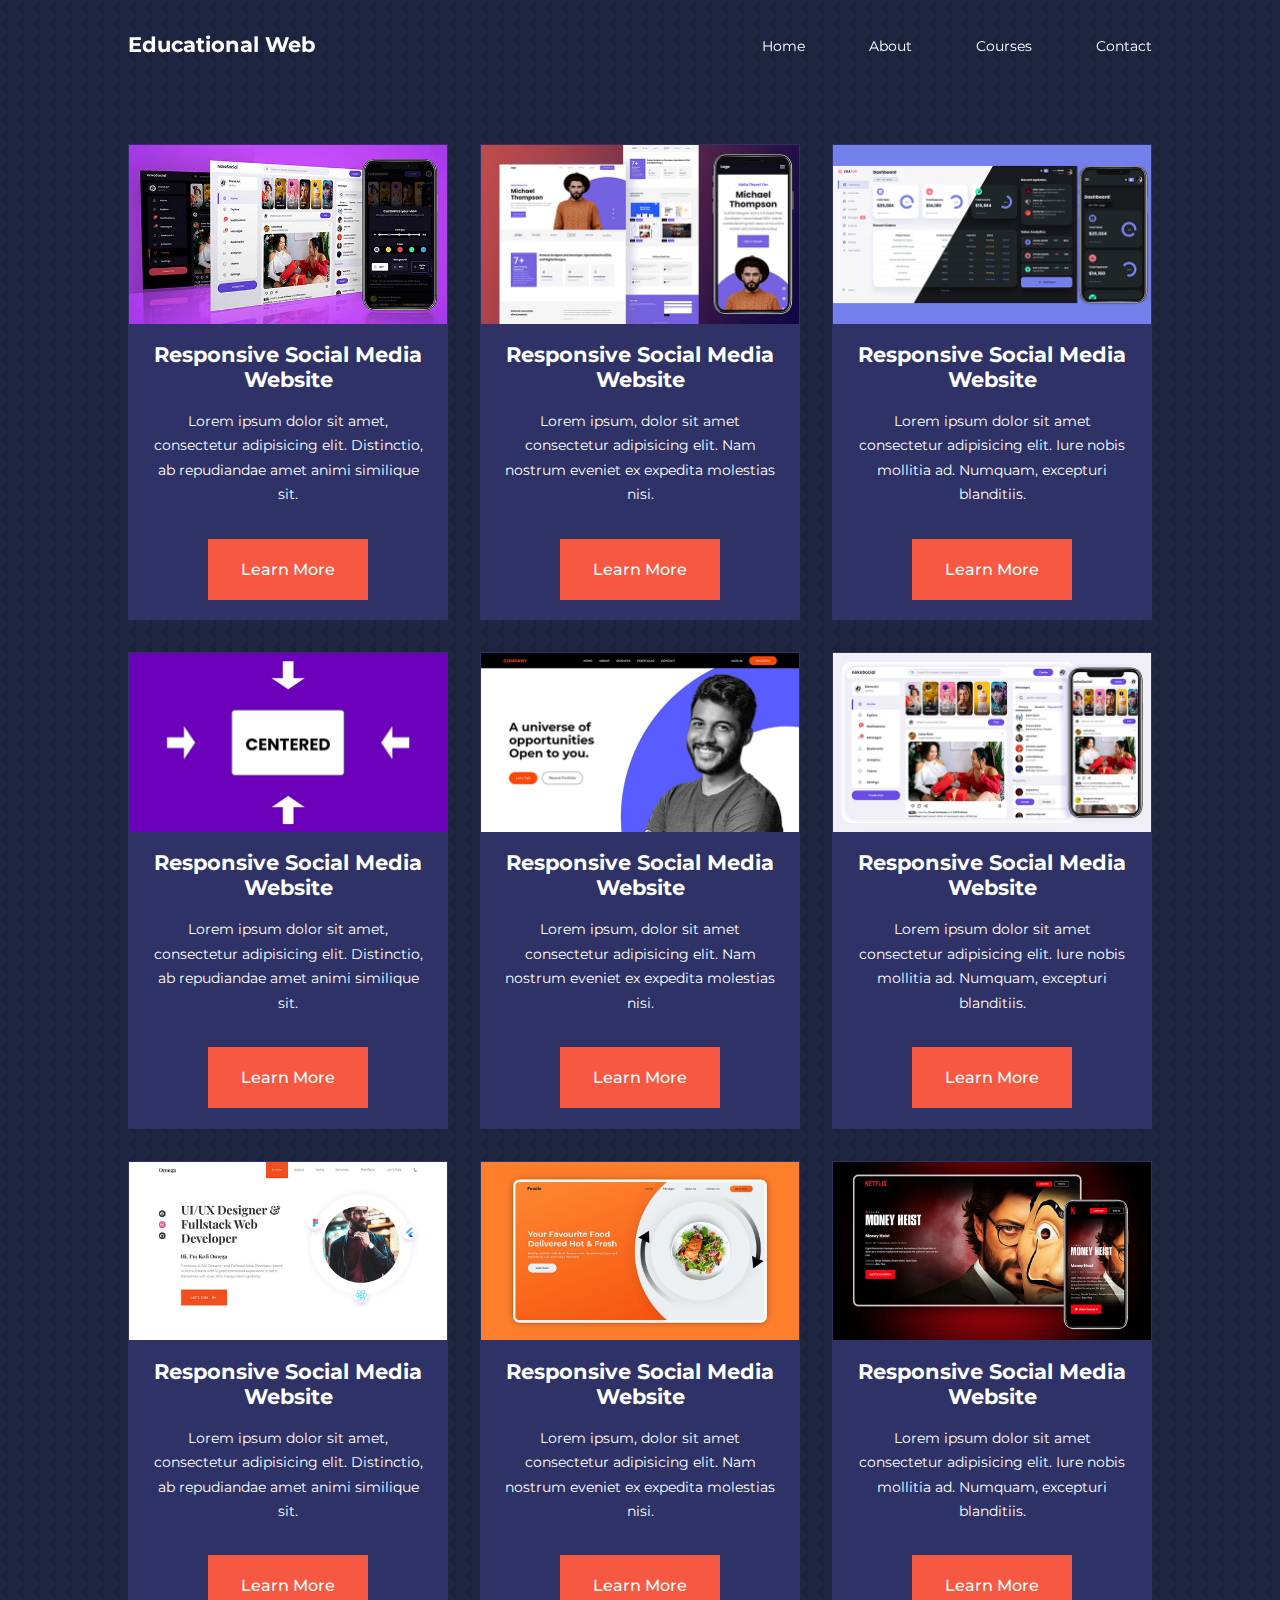
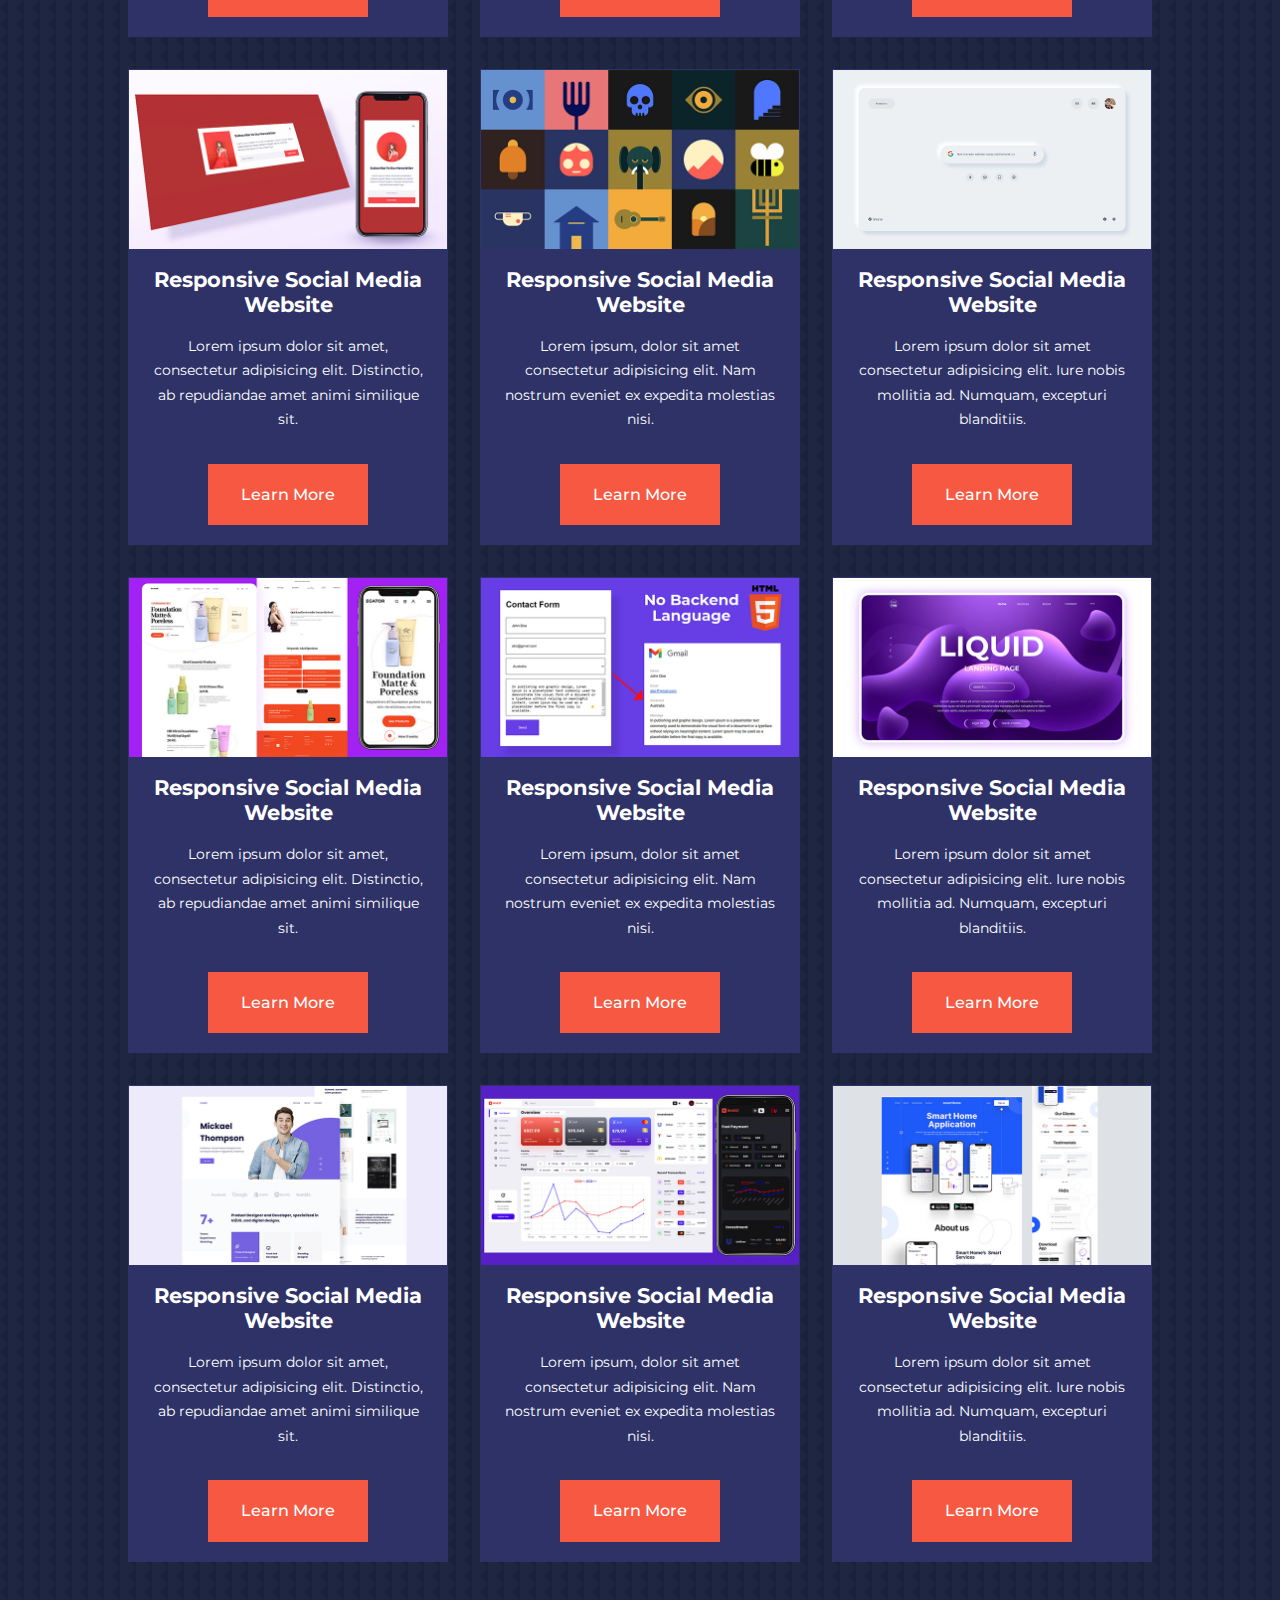
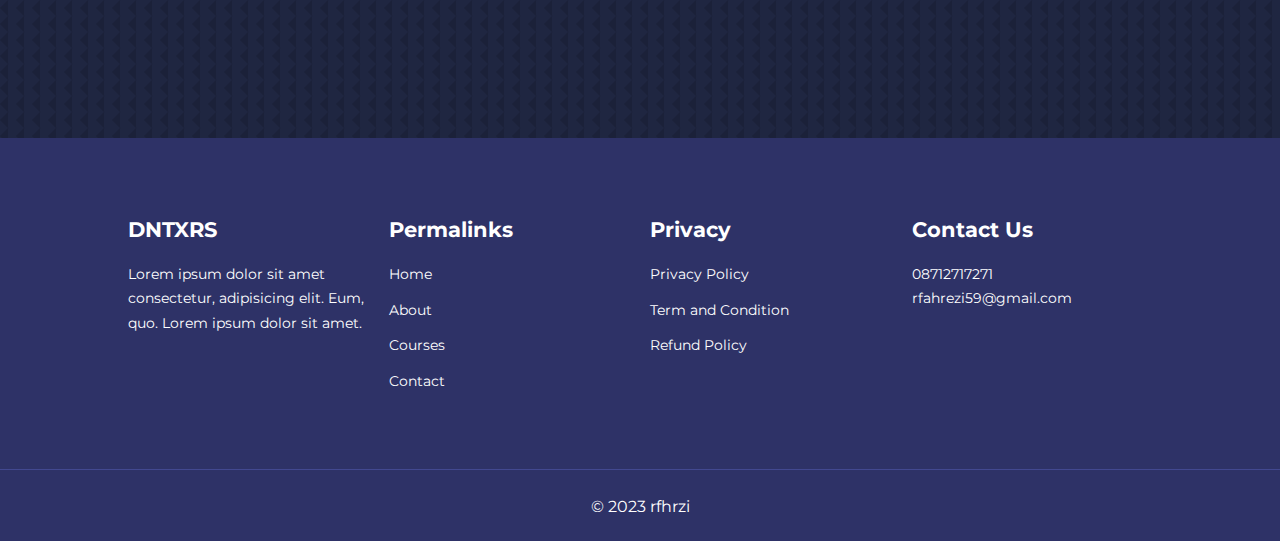
<file: courses.html>
<!DOCTYPE html>
<html lang="en">

<head>
    <meta charset="UTF-8">
    <meta http-equiv="X-UA-Compatible" content="IE=edge">
    <meta name="viewport" content="width=device-width, initial-scale=1.0">
    <title>Responsive Multipage Education Website</title>

    <link rel="stylesheet" href="./css/style.css">
    <link rel="stylesheet" href="https://cdnjs.cloudflare.com/ajax/libs/animate.css/4.1.1/animate.min.css" />

    <!-- IconScout  -->
    <link rel="stylesheet" href="https://unicons.iconscout.com/release/v4.0.8/css/line.css">

    <!-- FONT CDN -->
    <link rel="preconnect" href="https://fonts.googleapis.com">
    <link rel="preconnect" href="https://fonts.gstatic.com" crossorigin>
    <link href="https://fonts.googleapis.com/css2?family=Montserrat:wght@300;400;500;600;700;900&display=swap"
        rel="stylesheet">

    <!-- Swiper JS -->
    <link rel="stylesheet" href="https://cdn.jsdelivr.net/npm/swiper@9/swiper-bundle.min.css" />
</head>
    <style> 
        .courses {
            margin-top: 3rem;
        }
        
        body {
            background-image: url(./images/bg-texture.png);
        }
     
    </style>
<body>
    <nav>
        <div class="container">
            <div class="nav-container">
                <a href="#">
                    <h4>Educational Web</h4>
                </a>
                <ul class="nav-menu">
                    <li><a href="index.html">Home</a></li>
                    <li><a href="about.html">About</a></li>
                    <li><a href="courses.html">Courses</a></li>
                    <li><a href="contact.html">Contact</a></li>
                </ul>
                <button id="open-menu"><i class="uil uil-bars"></i></button>
                <button id="close-menu"><i class="uil uil-multiply"></i></button>

            </div>
        </div>
    </nav>

    <section class="courses">
         
        <div class="container courses-container">
            <article class="course">
                <div class="course-image">
                    <img src="./images/course1.jpg" alt="" srcset="">
                </div>
                <div class="course-info">
                    <h4>Responsive Social Media Website</h4>
                    <p>Lorem ipsum dolor sit amet, consectetur adipisicing elit. Distinctio, ab repudiandae amet animi
                        similique sit.</p>
                    <a href="" class="btn btn-primary">Learn More</a>
                </div>
            </article>

            <article class="course">
                <div class="course-image">
                    <img src="./images/course2.jpg" alt="" srcset="">
                </div>
                <div class="course-info">
                    <h4>Responsive Social Media Website</h4>
                    <p>Lorem ipsum, dolor sit amet consectetur adipisicing elit. Nam nostrum eveniet ex expedita
                        molestias nisi.</p>
                    <a href="" class="btn btn-primary">Learn More</a>
                </div>
            </article>

            <article class="course">
                <div class="course-image">
                    <img src="./images/course3.jpg" alt="" srcset="">
                </div>
                <div class="course-info">
                    <h4>Responsive Social Media Website</h4>
                    <p>Lorem ipsum dolor sit amet consectetur adipisicing elit. Iure nobis mollitia ad. Numquam,
                        excepturi blanditiis.</p>
                    <a href="" class="btn btn-primary">Learn More</a>
                </div>
            </article>
       

        
            <article class="course">
                <div class="course-image">
                    <img src="./images/course4.jpg" alt="" srcset="">
                </div>
                <div class="course-info">
                    <h4>Responsive Social Media Website</h4>
                    <p>Lorem ipsum dolor sit amet, consectetur adipisicing elit. Distinctio, ab repudiandae amet animi
                        similique sit.</p>
                    <a href="" class="btn btn-primary">Learn More</a>
                </div>
            </article>

            <article class="course">
                <div class="course-image">
                    <img src="./images/course5.jpg" alt="" srcset="">
                </div>
                <div class="course-info">
                    <h4>Responsive Social Media Website</h4>
                    <p>Lorem ipsum, dolor sit amet consectetur adipisicing elit. Nam nostrum eveniet ex expedita
                        molestias nisi.</p>
                    <a href="" class="btn btn-primary">Learn More</a>
                </div>
            </article>

            <article class="course">
                <div class="course-image">
                    <img src="./images/course6.jpg" alt="" srcset="">
                </div>
                <div class="course-info">
                    <h4>Responsive Social Media Website</h4>
                    <p>Lorem ipsum dolor sit amet consectetur adipisicing elit. Iure nobis mollitia ad. Numquam,
                        excepturi blanditiis.</p>
                    <a href="" class="btn btn-primary">Learn More</a>
                </div>
            </article>
        

        
            <article class="course">
                <div class="course-image">
                    <img src="./images/course7.jpg" alt="" srcset="">
                </div>
                <div class="course-info">
                    <h4>Responsive Social Media Website</h4>
                    <p>Lorem ipsum dolor sit amet, consectetur adipisicing elit. Distinctio, ab repudiandae amet animi
                        similique sit.</p>
                    <a href="" class="btn btn-primary">Learn More</a>
                </div>
            </article>

            <article class="course">
                <div class="course-image">
                    <img src="./images/course8.jpg" alt="" srcset="">
                </div>
                <div class="course-info">
                    <h4>Responsive Social Media Website</h4>
                    <p>Lorem ipsum, dolor sit amet consectetur adipisicing elit. Nam nostrum eveniet ex expedita
                        molestias nisi.</p>
                    <a href="" class="btn btn-primary">Learn More</a>
                </div>
            </article>

            <article class="course">
                <div class="course-image">
                    <img src="./images/course9.jpg" alt="" srcset="">
                </div>
                <div class="course-info">
                    <h4>Responsive Social Media Website</h4>
                    <p>Lorem ipsum dolor sit amet consectetur adipisicing elit. Iure nobis mollitia ad. Numquam,
                        excepturi blanditiis.</p>
                    <a href="" class="btn btn-primary">Learn More</a>
                </div>
            </article>
         

       
            <article class="course">
                <div class="course-image">
                    <img src="./images/course10.jpg" alt="" srcset="">
                </div>
                <div class="course-info">
                    <h4>Responsive Social Media Website</h4>
                    <p>Lorem ipsum dolor sit amet, consectetur adipisicing elit. Distinctio, ab repudiandae amet animi
                        similique sit.</p>
                    <a href="" class="btn btn-primary">Learn More</a>
                </div>
            </article>

            <article class="course">
                <div class="course-image">
                    <img src="./images/course11.jpg" alt="" srcset="">
                </div>
                <div class="course-info">
                    <h4>Responsive Social Media Website</h4>
                    <p>Lorem ipsum, dolor sit amet consectetur adipisicing elit. Nam nostrum eveniet ex expedita
                        molestias nisi.</p>
                    <a href="" class="btn btn-primary">Learn More</a>
                </div>
            </article>

            <article class="course">
                <div class="course-image">
                    <img src="./images/course12.jpg" alt="" srcset="">
                </div>
                <div class="course-info">
                    <h4>Responsive Social Media Website</h4>
                    <p>Lorem ipsum dolor sit amet consectetur adipisicing elit. Iure nobis mollitia ad. Numquam,
                        excepturi blanditiis.</p>
                    <a href="" class="btn btn-primary">Learn More</a>
                </div>
            </article>
         

        
            <article class="course">
                <div class="course-image">
                    <img src="./images/course13.jpg" alt="" srcset="">
                </div>
                <div class="course-info">
                    <h4>Responsive Social Media Website</h4>
                    <p>Lorem ipsum dolor sit amet, consectetur adipisicing elit. Distinctio, ab repudiandae amet animi
                        similique sit.</p>
                    <a href="" class="btn btn-primary">Learn More</a>
                </div>
            </article>

            <article class="course">
                <div class="course-image">
                    <img src="./images/course14.jpg" alt="" srcset="">
                </div>
                <div class="course-info">
                    <h4>Responsive Social Media Website</h4>
                    <p>Lorem ipsum, dolor sit amet consectetur adipisicing elit. Nam nostrum eveniet ex expedita
                        molestias nisi.</p>
                    <a href="" class="btn btn-primary">Learn More</a>
                </div>
            </article>

            <article class="course">
                <div class="course-image">
                    <img src="./images/course15.jpg" alt="" srcset="">
                </div>
                <div class="course-info">
                    <h4>Responsive Social Media Website</h4>
                    <p>Lorem ipsum dolor sit amet consectetur adipisicing elit. Iure nobis mollitia ad. Numquam,
                        excepturi blanditiis.</p>
                    <a href="" class="btn btn-primary">Learn More</a>
                </div>
            </article>
        

        
            <article class="course">
                <div class="course-image">
                    <img src="./images/course16.jpg" alt="" srcset="">
                </div>
                <div class="course-info">
                    <h4>Responsive Social Media Website</h4>
                    <p>Lorem ipsum dolor sit amet, consectetur adipisicing elit. Distinctio, ab repudiandae amet animi
                        similique sit.</p>
                    <a href="" class="btn btn-primary">Learn More</a>
                </div>
            </article>

            <article class="course">
                <div class="course-image">
                    <img src="./images/course17.jpg" alt="" srcset="">
                </div>
                <div class="course-info">
                    <h4>Responsive Social Media Website</h4>
                    <p>Lorem ipsum, dolor sit amet consectetur adipisicing elit. Nam nostrum eveniet ex expedita
                        molestias nisi.</p>
                    <a href="" class="btn btn-primary">Learn More</a>
                </div>
            </article>

            <article class="course">
                <div class="course-image">
                    <img src="./images/course18.jpg" alt="" srcset="">
                </div>
                <div class="course-info">
                    <h4>Responsive Social Media Website</h4>
                    <p>Lorem ipsum dolor sit amet consectetur adipisicing elit. Iure nobis mollitia ad. Numquam,
                        excepturi blanditiis.</p>
                    <a href="" class="btn btn-primary">Learn More</a>
                </div>
            </article>
        </div>
        </div>
       

         
    </section>
    <!-- Courses end -->
    <script src="main.js"></script>
 <footer class="footer">
    <div class="container footer-container">

        <div class="footer-1">
            <a href="index.html" class="footer-logo">
                <h4>DNTXRS</h4>
            </a>
            <p>Lorem ipsum dolor sit amet consectetur, adipisicing elit. Eum, quo. Lorem ipsum dolor sit amet.</p>
        </div>

        <div class="footer-2">
            <h4>Permalinks</h4>
            <ul class="permalinks">
                <li><a href="index.html">Home</a></li>
                <li><a href="about.html">About</a></li>
                <li><a href="courses.html">Courses</a></li>
                <li><a href="contact.html">Contact</a></li>
            </ul>
        </div>

        <div class="footer-3">
            <h4>Privacy</h4>
            <ul class="privacy">
                <li><a href="#">Privacy Policy</a></li>
                <li><a href="#">Term and Condition</a></li>
                <li><a href="#">Refund Policy</a></li>
            </ul>
        </div>

        <div class="footer-4">
            <h4>Contact Us</h4>
            <div>
                <p>08712717271</p>
                <p>rfahrezi59@gmail.com</p>
            </div>

            <div class="footer-social">
                <ul>
                    <li><a href=""><i class="uil uil-facebook-f"></i></a></li>
                    <li><a href=""><i class="uil uil-instagram-alt"></i></a></li>
                    <li><a href=""><i class="uil uil-twitter"></i></a></li>
                    <li><a href=""><i class="uil uil-linkedin-alt"></i></a></li>
                </ul>
            </div>

        </div>


    </div>
    <div class="footer-bottom">
        <small>&copy; 2023 rfhrzi</small>
    </div>
</footer>
</file>
<file: css/style.css>
* {
    margin: 0;
    padding: 0;
    border: 0;
    outline: 0;
    text-decoration: none;
    list-style: none;
    box-sizing: border-box;
}

:root {
    --color-primary: #6c63ff;
    --color-succes: #00bf8e;
    --color-warning: #f7c94b;
    --color-danger: #f75842;
    --color-danger-variant: rgba(247, 88, 66, 0.4);
    --color-light: rgba(255, 255, 255, 0.7);
    --color-white: #fff;
    --color-black: #000;
    --color-bg: #1f2641;
    --color-bg1: #2e3267;
    --color-bg2: #424890;

    --container-width-lg: 80%;
    --container-width-md: 90%;
    --container-width-sm: 94%;

    --transition: all 400ms ease;
}

body {
    font-family: 'Montserrat', sans-serif;
    line-height: 1.7;
    color: var(--color-white);
    background: var(--color-bg);
    
     
}

.container {

    width: var(--container-width-lg);
    margin: 0 auto;
}

section {
    padding: 6rem 0;
}

section h2 {
    text-align: center;
    margin-bottom: 4rem;
}

h1,
h2,
h3,
h4,
h5 {
    line-height: 1.2;
}

h1 {
    font-size: 2.4rem;
}

h2 {
    font-size: 2rem;
}

h3 {
    font-size: 1.6rem;
}

h4 {
    font-size: 1.3rem;
}

a {
    color: var(--color-white);
}

img {
    width: 100%;
    display: block;
    object-fit: cover;
}

.btn {
    display: inline-block;
    background-color: var(--color-white);
    color: var(--color-black);
    padding: 1rem 2rem;
    border: 1px solid transparent;
    font-weight: 500;
    transition: var(--transition);
}

.btn:hover {
    background: transparent;
    color: white;
    border-color: white;
}

.btn-primary {
    background-color: var(--color-danger);
    color: white;
}

/* Navbar */

nav {
    background: transparent;
    width: 100vw;
    height: 5rem;
    padding-top: 2rem;
    position: fixed;
    top: 0;
    z-index: 11;

}

.window-scroll {
    background-color: var(--color-primary);
    box-shadow: 0 1rem 2rem rgba(0, 0, 0, 0.4);
    transition: 0.6s ease-out;
}

.nav-container {
    height: 100%;
    display: flex;
    justify-content: space-between;
    align-items: center;
}

nav button {
    display: none;
}

.nav-menu {
    display: flex;
    align-items: center;
    gap: 4rem;
}

.nav-menu a {
    font-size: 0.9rem;
    transition: var(--transition);
}

.nav-menu a:hover {
    color: var(--color-bg2);
}

/* HEADER */

header {
    position: relative;
    top: 1rem;
    overflow: hidden;
    height: 70vh;
    margin-bottom: 5rem;
}

.header-container {
    display: grid;
    grid-template-columns: 1fr 1fr;
    align-items: center;
    gap: 5rem;
    height: 100%;
}
.header-left h1 {
    font-size: 3rem;
}
.header-left p {
    margin: 1rem 0 2.4rem;

}

/* Categories */


.category:nth-child(2) .category-icon {
    background: var(--color-danger);
}

.category:nth-child(3) .category-icon {
    background: var(--color-succes);
}

.category:nth-child(4) .category-icon {
    background: var(--color-warning);
}

.category:nth-child(5) .category-icon {
    background: var(--color-succes);
}

.category:nth-child(6) .category-icon {
    background: var(--color-primary);
}

.categories {
    background-color: var(--color-bg1);
    height: 30.8rem;

}

.categories h1 {
    margin-bottom: 3rem;
    line-height: 1;
}

.categories-container {
    display: grid;
    grid-template-columns: 40% 60%;
    gap: 1rem;
}

.categories-left {
    margin-right: 4rem;
}

.categories-left p {
    margin: 1rem 0 3rem;

}

.categories-right {
    display: grid;
    grid-template-columns: repeat(3, 1fr);
    gap: 1.2rem;

}

.category {
    background-color: var(--color-bg2);
    padding: 2rem;
    transition: var(--transition);
    border-radius: 2rem;


}

.category:hover {
    box-shadow: 0 3rem 3rem rgba(0, 0, 0, 0.2);
}

.category-icon {
    background-color: var(--color-primary);
    padding: 0.7rem;
    border-radius: 0.9rem;
}

.category h5 {
    margin: 2rem 0 1rem;

}

.category p {
    font-size: 0.9rem;
}

/* Courses */

.courses {
    margin-top: 10rem;
    margin-bottom: 5rem;
}

.courses-container {
    display: grid;
    grid-template-columns: repeat(3, 1fr);
    gap: 2rem;

}

.course {
    background-color: var(--color-bg1);
    text-align: center;
    border: 1px solid transparent;
    transition: var(--transition);

}

.course:hover {
    background: transparent;
    border-color: var(--color-primary);

}

.course-info {
    padding: 1.2rem;
}

.course-info p {
    padding: 1rem 0 2rem;
    font-size: 0.9rem;
}

/* FAQ SECTION  */

.faqs {
    background: var(--color-bg1);
    box-shadow: inset 0 0 3rem rgba(0, 0, 0, 0.5);
}

.faqs-container {
    display: grid;
    grid-template-columns: repeat(2, 1fr);
    gap: 2rem;

}

.faq {

    padding: 2rem;
    display: flex;
    align-items: center;
    gap: 1.4rem;
    transition: 0.4s ease-in-out;
    height: fit-content;
    background-color: var(--color-primary);
    cursor: pointer;
}

.faq h4 {
    padding-top: 0.1rem;
    font-size: 1rem;

}

.faq-icon {
    align-self: flex-start;
    font-size: 1.2rem;
}

.faq p {
    margin-top: 0.8rem;
    display: none;
}

.faq.open p {
    display: block;

}

/* Testimonial Section */

.testimonial-container {
    overflow: hidden;
    position: relative;
    margin-bottom: 5rem;
}

.testimonial {
    padding-top: 2rem;
}

.avatar {
    width: 6rem;
    height: 6rem;
    border-radius: 50%;
    overflow: hidden;
    margin: 0 auto 1rem;
    border: 0.5rem solid var(--color-bg1);
}

.testimonial-info {
    text-align: center;

}

.testimonial-body {
    background-color: var(--color-primary);
    padding: 2rem;
    margin-top: 3rem;
    position: relative;
}

.testimonial-body::before {
    content: " ";
    display: block;
    background: linear-gradient(135deg, transparent, var(--color-primary), var(--color-primary), var(--color-primary));

    width: 3rem;
    height: 3rem;
    position: absolute;
    left: 47.5%;
    top: -1.5rem;
    transform: rotate(45deg);
}

/* Footer Section */

footer {
    background: var(--color-bg1);
    padding-top: 5rem;
    font-size: 0.9rem;
}

.footer-container {
    display: grid;
    grid-template-columns: repeat(4, 1fr);
    gap: 1.3rem;

}

.footer-container h4 {
    margin-bottom: 1.2rem;
}

.footer-1 p {
    margin: 0 0 2.2rem;
}

.footer-container a {
    transition: 0.3s ease-in-out;
}

.footer-container a:hover {
    color: var(--color-primary);
}
.footer-container ul li {
    margin-bottom: 0.7rem;
}

.footer-social ul li {
    display: inline-block;
    gap: rem;
    font-size: 1.2rem;
    margin-top: 2rem;
    padding-right: 10px;
}

.footer-bottom {
    text-align: center;
    margin-top: 4rem;
    padding: 1.2rem;
    font-size: 1.2rem;
    border-top: 1px solid var(--color-bg2);
}


/* MEDIA QUERIES */
@media screen and (max-width: 1190px){
    
    .categories {
        height: 33rem;
    }
    .courses{
        margin-top: 20rem;
    }
}
    


@media  (max-width: 1024px) {
    .container {
        width: var(--container-width-md);
    }

    h1 {
        font-size: 2.2rem;
    }

    h2 {
        font-size: 1.7rem;
    }

    h3 {
        font-size: 1.4rem;
    }

    h4 {
        font-size: 1.2rem;
    }

    /* Navbar  */

    nav button {
        display: inline-block;
        background-color: transparent;
        font-size: 1.8rem;
        color: var(--color-white);
        cursor: pointer;
    }

    nav button#close-menu {
        display: none;
    }

     .nav-menu {
        position: fixed;
        top: 8.25%;
        right: 5%;
        height: fit-content;
        width: 18rem;
        flex-direction: column;
        gap: 0;
        display: none;
         
         
         
    }

    .nav-menu li {
        width: 100%;
        height: 5.8rem;
    }
    
    .nav-menu li a {
        background: var(--color-primary);
        box-shadow: -4rem 6rem 10rem rgba(0, 0, 0, 0.6);
        width: 100%;
        height: 100%;
        display: grid;
        place-items: center;
    }
    
    .nav-menu li a:hover {
        background-color: var(--color-bg2);
        color: white;
    
    }
    
    /* Categories */
    
    .categories {
        height: auto;
    }
    
    .categories-container {
        grid-template-columns: 1fr;
        gap: 3rem;
    }
    
    .categories-right {
        margin-right: 0 ;
    }

    /* Header  */

    header{
        height: 52vh;
        margin-top: 2rem;
        margin-bottom: 4rem;
    }

    .header-container {
        gap: 0;
         
    }
    /* Courses */

.courses {
    margin-top: 0;
}
   
.courses-container {
    grid-template-columns: 50% 50%;
}

/* FAQS */

 /* Footer */

 .footer-container {
    grid-template-columns: 1fr 1fr;
 }
}

@media screen and (max-width: 896px){
    .header-left h1 {
        margin-top: 3rem;
        font-size: 2rem;
    }
}



@media screen and (
max-width: 660px) {
    .container {
        width: var(--container-width-sm);
    }
    header {
        height: 100vh;
    }

    .header-container {
        grid-template-columns:1fr ;
        text-align: center;
        margin-top: 10%;
    }
    .header-left h1 {
        margin-top:auto;
        font-size: 3rem;
    }
    .categories-right {
        grid-template-columns: 1fr 1fr;
        gap: 0.7rem;
    }

    .category {
        background-color: var(--color-bg2);
        padding: 2rem;
        padding-right: 1rem;
        padding-left: 1rem;
        transition: var(--transition);
        border-radius: 2rem;
    }
    .category h5 {
        margin: 1rem 0 0.5rem;
    }
    .category-icon {
        margin-top: 4px;
        display: inline-block;
    }

    /* COURSES */
    .courses-container {
    grid-template-columns: 1fr;
    }

    /* FAQS */

    .faqs-container {
        grid-template-columns: 1fr;
    }

    .testimonial-body {
        pad: 1.2rem;
    }

    .footer-container {
        grid-template-columns: 1fr;
        text-align: center;
        gap: 2rem;
    }

    .footer-1 p {
        margin: 1rem auto;

    }
    
}  

@media screen and (max-width:439px){

    .header-container {
        margin-top: 5rem;
    }
    .header-container h1 {
        font-size: 2.4rem;
    }
    .categories-left {
        margin-left: 1rem;
        margin-right: 1rem;
    }
    .categories-right{
        grid-template-columns: 1fr;
    }

    .category-icon {
        
        width: 20%;
        text-align: center;
        display: block;
        margin: 0 auto;
    }

     .category {
        margin-bottom: 0;
        margin: 0.5rem 1.5rem 0;
     }
    .category p  {
        text-align: center;

         
    }
    .category  h5 {
        text-align: center;
    }

    .categories-right {
        margin-top: 3rem;
    }
    
}
</file>
<file: css/about.css>
/* ACHIEVEMENTS */

.about-achievements {
    margin: 3rem auto 5rem;
}

.about-container {
    display: grid;
    grid-template-columns: 40% 60%;
    gap: 5rem;
}

.about-right p{
    margin: 1.6rem 0 2.5rem;
}
.achievement-card {
    display: grid;
    grid-template-columns: repeat(3, 1fr);
    gap: 1.5rem;
}

 .achievement-card-2 {
    background-color: var(--color-bg1);
    padding: 1.5rem;
    border-radius: 1rem;
    text-align: center;
    transition: var(--transition);
 }

 .achievement-card-2 p {
    
    margin:1.5rem auto 1rem;
 }
  

 .achievement-card-2:hover {
    background-color: var(--color-bg2);
    box-shadow: 0 3rem 3rem rgba(0,0,0, 0.3);
 }

 .achievement-icon {
    background: var(--color-danger);
    padding: 0.6rem 1rem 0.6rem;
    border-radius: 1rem;
    display: inline-block;
    font-size: 2rem; 
    margin-bottom: 2rem;
 }

 .achievement-card-2:nth-child(2) .achievement-icon {
   background-color: var(--color-succes);
 }
 .achievement-card-2:nth-child(3) .achievement-icon {
   background-color: var(--color-primary);
 }

 /* TEAM STYLE */

 .team {
    background:var(--color-bg1) ;
    box-shadow: inset 0 0 3rem rgba(0,0,0, 0.5);
    margin-bottom: 10rem;
 }

 .team-container {
    display: grid;
    grid-template-columns: repeat(4, 1fr);
    gap: 2rem;
    
 }

 .team-member {
    background: var(--color-bg2);
    padding: 2rem;
    border: 1px solid transparent;
    transition: var(--transition);
    position: relative;
    overflow: hidden;
    border-radius: 10px;
}

.team-member:hover {
    background-color:transparent;
    border-color: var(--color-primary);
}

.team-member-image img {
    filter: saturate(0);
}

.team-member-image:hover img {
    filter: saturate(1);
}

.team-info *{
    text-align: center;
    margin-top: 1.4rem;

}

.team-info p {
    color: var(--color-light);
}

.team-social {
    font-weight: 200;
    position: absolute;
    transform:translateY(-50%);
    top: 50%;
    right:-100%;
    display: flex;
    flex-direction: column;
    background-color: var(--color-primary);
    border-radius:1rem 0 0 1rem;
    box-shadow: -2rem 0 2rem rgba(0,0,0, 0.3);
    transition: var(--transition);
}

.team-social a{
    padding: 1rem;
}

.team-member:hover .team-social {
    right: 0;
}

/* MEDIA QUERIES */

@media screen and (max-width:1024px) {
    .about-achievements {
        margin-top: 2rem;
    }

    .about-container {
        grid-template-columns: 1fr;
        gap: 4rem;
         
    }

    .about-left {
        width: 50%;
        margin:0 auto;
    }
    
    .team-container {
        grid-template-columns: repeat(3, 1fr);
        gap: 1.5rem;
         
    }

    .team-member {
        padding: 1.5rem;
    }
}
@media screen and (max-width:600px) {
    body {
        font-size: 90%;
    }
    .about-achievements {
        margin-bottom: 2rem;
    }
    .achievement-card{
        grid-template-columns: 1fr 1fr;
        gap: 1.7rem;
    }

    .team-container {
        grid-template-columns: 1fr 1fr;
        gap:0.7rem;
        grid-row-gap:1.5rem;
         
    }

    .team-member {
        padding:0.3rem;
    }

    .team-member p {
        margin-bottom: 2rem;
        border-radius: 0px;
    }

    .team-member img {
    border-radius: 10px;
    }
     
}
</file>
<file: css/contact.css>
.contact-container {
    background: var(--color-bg1);
    padding: 4rem;
    display: grid;
    grid-template-columns: 40% 60%;
    gap: 4rem;
    height: 30rem;
    margin: 7rem auto;

    border-radius: 1rem;
}

.contact-aside {
    background-color: var(--color-primary);
    padding: 3rem;
    border-radius: 1rem;
    position: relative;
    bottom: 10rem;
}
.contact-aside h5 {
    text-decoration: none;
}

.aside-image img  {
    width: 12rem;
    margin-bottom: 2rem;
     
}

/* CONTACT ASIDE */
.contact-aside h2 {
    text-align: left;
    margin-bottom: 1rem;
}

.contact-aside p {
    font-size: 0.9;
    margin-bottom: 1rem ;
}

.contact-info li {
    display: flex;
    gap: 1rem;
    align-items: center;
    margin-bottom: 1rem;
}

.contact-socials {
    display: flex;
    gap: 1rem;
    margin-top: 2rem;
    align-items: center;
    margin-bottom: 4rem;
}

.contact-socials a {
    background: var(--color-bg2);
    padding: 0.7rem;
    border-radius: 50%;
    font-size: 0.9rem;
    transition: var(--transition);
}

.contact-socials a:hover {
    background: transparent;
}

/* CONTACT FORM */

.contact-form {
    display: flex;
    flex-direction: column;
    gap: 1.2rem;
    margin-right: 4rem;
}

.form-name {
    display: flex;
    gap:1.2rem;
}

.contact-form input[type="text"] {
     width: 50%;
}

input, textarea {
    width: 100%;
    background:var(--color-bg);
    padding: 1rem;
    color: white;
}

.contact-form .btn {
    width: max-content;
    cursor:pointer;
    margin-top: 1rem;
}

@media screen and (max-width:1150px) {
    .contact-container {
        gap:1.5rem;
        margin-top:3rem;
        height: auto;
        padding:1.5rem;
    }

    .contact-aside {
        width: auto;
        padding: 1.5rem;
        bottom: 0;
    }

    .contact-socials {
        margin-bottom:inherit ;
    }
}

@media screen and (max-width:600px) {

    .contact-container {
        grid-template-columns: 1fr;
        gap: 3rem;
        margin-top:0;
        padding: 0.5rem;
        margin-bottom: 4rem;
         
    }
    .contact-aside {
        padding: 2rem;
        font-size: 85%;
    }
    .contact-form {
        margin: 0 1.5rem 3rem;
    }

    .form-name {
        flex-direction: column;

    }

    .form-name input[type="text"] {
        width: 100%;
    }
}
</file>
